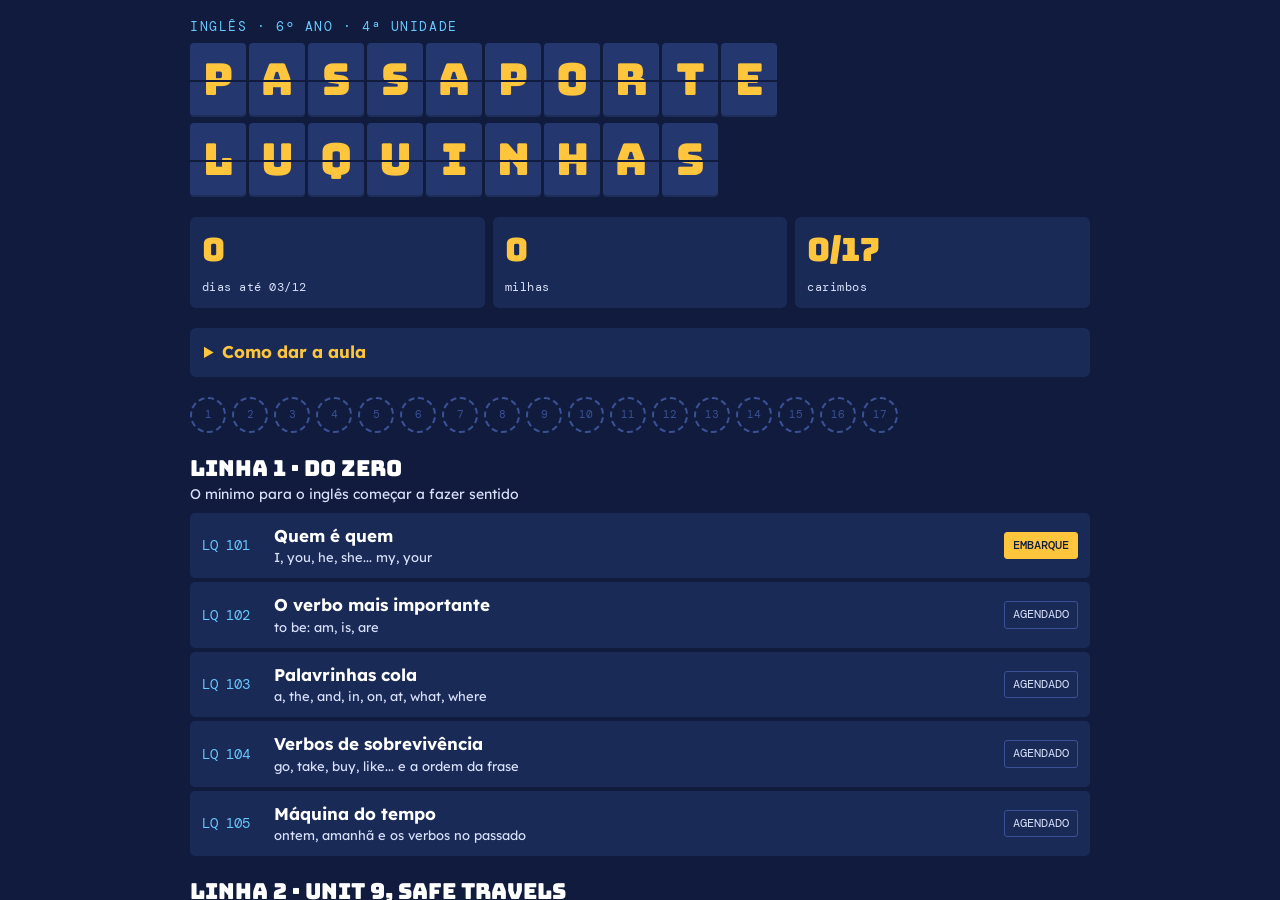
<file: passaporte/index.html>
<!doctype html>
<html lang="pt-BR"><head><meta charset="utf-8">
<meta name="viewport" content="width=device-width,initial-scale=1,viewport-fit=cover">
<meta name="apple-mobile-web-app-capable" content="yes">
<meta name="apple-mobile-web-app-status-bar-style" content="black-translucent">
<link rel="apple-touch-icon" href="../icons/icon-192.png">
<meta name="apple-mobile-web-app-title" content="Passaporte">
<style>*,*::before,*::after{box-sizing:border-box}:root{padding-top:env(safe-area-inset-top,0px);padding-bottom:env(safe-area-inset-bottom,0px);box-sizing:border-box;height:100%}body{margin:0}img{max-width:100%}[hidden]{display:none!important}</style>
</head><body>
<title>Passaporte do Luquinhas</title>
<meta name="claude:viewport-fit-sides" content="cover">
<link rel="stylesheet" href="https://fonts.googleapis.com/css2?family=Bungee&family=Lexend:wght@400;500;700&family=DM+Mono:wght@400;500&display=swap">
<style>
/* Layout: painel de embarque de aeroporto (mapa) + cartões de embarque em papel (slides e jogos). Visual único, sem tema claro/escuro. */
:root{
  color-scheme:dark;
  --night:#101B3D; --board:#1A2A57; --flap:#24386F; --line:#3A5196;
  --amber:#FFC53D; --coral:#FF6F59; --sky:#67C9FF; --mint:#43DDA0;
  --paper:#FFF8E7; --paper2:#F3E7CB; --ink:#16214A; --muted:#5B6488; --onboard:#D8E0FA;
  --okbg:#D2F6E6; --okink:#0B6245; --badbg:#FFDDD6; --badink:#A32A17;
  --display:"Bungee","Arial Black",Impact,sans-serif;
  --body:"Lexend","Trebuchet MS",Verdana,sans-serif;
  --mono:"DM Mono",ui-monospace,Menlo,Consolas,monospace;
}
html,body{height:100%}
body{background:var(--night);color:var(--onboard);font-family:var(--body);font-size:17px;line-height:1.45}
button{font:inherit;color:inherit;cursor:pointer;border:0;background:none}
button:disabled{cursor:not-allowed;opacity:.45}
:focus-visible{outline:3px solid var(--amber);outline-offset:2px}
#app{height:100%;display:flex;flex-direction:column;min-height:0}
.scroll{flex:1;min-height:0;overflow-y:auto;padding-left:max(16px,env(safe-area-inset-left,0px));padding-right:max(16px,env(safe-area-inset-right,0px));padding-block:18px 28px}
.wrap{max-width:900px;margin-inline:auto;display:flex;flex-direction:column;gap:20px}

/* painel */
.flaps{display:flex;flex-wrap:wrap;gap:3px}
.flap{font-family:var(--display);color:var(--amber);background:var(--flap);width:clamp(27px,7.4vw,56px);height:clamp(38px,10vw,74px);display:grid;place-items:center;font-size:clamp(20px,6vw,44px);border-radius:4px;position:relative;box-shadow:inset 0 -2px 0 #0003}
.flap::after{content:"";position:absolute;inset:50% 0 auto;height:2px;background:var(--night)}
.flap.sp{background:none;box-shadow:none;width:clamp(8px,2vw,16px)}.flap.sp::after{display:none}
.flap{animation:flip .5s both;animation-delay:calc(var(--i)*35ms)}
@keyframes flip{from{transform:rotateX(85deg)}to{transform:none}}
.hero{display:flex;flex-direction:column;gap:6px}
.eyebrow{font-family:var(--mono);letter-spacing:.12em;text-transform:uppercase;font-size:13px;color:var(--sky)}
.stats{display:grid;grid-template-columns:repeat(3,1fr);gap:8px}
.stat{background:var(--board);padding:10px 12px;border-radius:6px;min-width:0}
.stat b{display:block;font-family:var(--display);font-weight:400;font-size:clamp(22px,5vw,32px);color:var(--amber);font-variant-numeric:tabular-nums}
.stat span{font-family:var(--mono);font-size:12px;letter-spacing:.04em}
.howto{background:var(--board);border-radius:6px;padding:0 14px}
.howto summary{cursor:pointer;padding:12px 0;font-weight:700;color:var(--amber)}
.howto ol{margin:0 0 14px;padding-left:20px;display:grid;gap:6px}
.line h2{font-family:var(--display);font-weight:400;font-size:clamp(17px,4vw,22px);color:#fff;margin:0;text-wrap:balance}
.line p{margin:0 0 8px;font-size:14px}
.rows{display:grid;gap:4px}
.row{display:grid;grid-template-columns:62px minmax(0,1fr) auto;gap:10px;align-items:center;text-align:left;background:var(--board);padding:11px 12px;border-radius:5px;min-height:58px}
.row:hover{background:var(--flap)}
.row .code{font-family:var(--mono);color:var(--sky);font-size:14px}
.row .dest{font-weight:700;color:#fff;min-width:0}
.row .dest small{display:block;font-weight:400;color:var(--onboard);font-size:13px}
.st{font-family:var(--mono);font-size:12px;padding:4px 8px;border-radius:3px;white-space:nowrap;color:var(--onboard);border:1px solid var(--line)}
.st.next{background:var(--amber);color:var(--night);border-color:var(--amber);font-weight:500;animation:blink 1.4s infinite}
.st.done{background:none;color:var(--mint);border-color:var(--mint)}
@keyframes blink{50%{opacity:.6}}
.extras{display:grid;grid-template-columns:repeat(2,minmax(0,1fr));gap:8px}
.extra{background:var(--flap);border-radius:6px;padding:14px;text-align:left;min-height:88px;display:flex;flex-direction:column;gap:2px}
.extra.big{grid-column:1/-1;background:var(--coral);color:var(--night)}
.extra b{font-family:var(--display);font-weight:400;font-size:18px;color:#fff}
.extra.big b{color:var(--night);font-size:22px}
.extra span{font-size:14px}
.reset{font-size:13px;color:var(--onboard);text-decoration:underline;align-self:center;padding:8px}

/* barra da aula */
.top{display:flex;align-items:center;gap:8px;padding-block:8px;padding-left:max(12px,env(safe-area-inset-left,0px));padding-right:max(12px,env(safe-area-inset-right,0px));background:var(--board)}
.top .ttl{flex:1;min-width:0;font-weight:700;color:#fff;white-space:nowrap;overflow:hidden;text-overflow:ellipsis}
.top .ttl small{font-family:var(--mono);font-weight:400;color:var(--sky);margin-right:6px}
.ico{min-height:40px;min-width:40px;padding:0 10px;border-radius:5px;background:var(--flap);color:#fff;font-size:14px;white-space:nowrap}
.ico[aria-pressed="false"]{opacity:.6}
.miles{font-family:var(--mono);color:var(--amber);font-size:14px;white-space:nowrap}
.bottom{display:flex;align-items:center;gap:10px;padding-block:8px;padding-left:max(12px,env(safe-area-inset-left,0px));padding-right:max(12px,env(safe-area-inset-right,0px));background:var(--board)}
.nav{min-height:46px;padding:0 16px;border-radius:6px;font-weight:700;background:var(--flap);color:#fff}
.nav.go{background:var(--amber);color:var(--night)}
.route{flex:1;min-width:0;height:24px;position:relative}
.route::before{content:"";position:absolute;left:0;right:0;top:50%;border-top:2px dashed var(--line)}
.plane{position:absolute;top:0;font-size:18px;line-height:24px;transform:translateX(-50%);transition:left .35s}

/* cartão */
.pass{background:var(--paper);color:var(--ink);border-radius:12px;display:flex;flex-direction:column;min-width:0}
.stub{display:flex;justify-content:space-between;gap:10px;font-family:var(--mono);font-size:12px;letter-spacing:.08em;text-transform:uppercase;color:var(--muted);padding:12px 20px;border-bottom:2px dashed var(--paper2)}
.body{padding:20px;display:flex;flex-direction:column;gap:16px;min-width:0}
.body h1{font-family:var(--display);font-weight:400;font-size:clamp(24px,5.2vw,40px);line-height:1.1;margin:0;color:var(--ink);text-wrap:balance}
.body p{margin:0;max-width:62ch;font-size:clamp(17px,2.6vw,21px)}
.body ul.big{margin:0;padding-left:22px;display:grid;gap:8px;font-size:clamp(17px,2.6vw,21px)}
mark{background:var(--amber);color:var(--ink);padding:0 4px;border-radius:3px}
.note{background:var(--board);border-left:4px solid var(--amber);padding:10px 14px;border-radius:4px;font-size:15px}
.note b{color:var(--amber);font-family:var(--mono);font-weight:500;margin-right:6px}

.formula{display:flex;flex-wrap:wrap;gap:6px}
.chip{display:flex;flex-direction:column;align-items:center;padding:8px 14px;border-radius:7px;font-weight:700;font-size:clamp(18px,3.4vw,27px);color:var(--ink)}
.chip small{font-family:var(--mono);font-weight:400;font-size:11px;letter-spacing:.04em}
.c-s{background:var(--sky)}.c-v{background:var(--coral)}.c-c{background:var(--mint)}.c-h{background:var(--amber)}.c-q{background:#D3B6FF}
.ex{display:grid;gap:6px}
.exrow{display:grid;grid-template-columns:44px minmax(0,1fr);gap:10px;align-items:center;text-align:left;background:var(--paper2);padding:8px 12px 8px 8px;border-radius:7px;color:var(--ink)}
.exrow .sp{width:40px;height:40px;border-radius:50%;background:var(--ink);color:var(--paper);display:grid;place-items:center;font-size:14px}
.exrow .en{font-weight:700;font-size:clamp(17px,2.8vw,22px)}
.exrow .pt{font-size:15px;color:var(--muted)}
.tbl{overflow-x:auto}
.tbl table{border-collapse:collapse;width:100%;font-size:clamp(15px,2.4vw,19px)}
.tbl th{text-align:left;background:var(--ink);color:var(--paper);font-family:var(--mono);font-weight:400;font-size:13px;padding:7px 10px}
.tbl td{padding:7px 10px;border-bottom:1px solid var(--paper2)}

.cards{display:grid;grid-template-columns:repeat(auto-fill,minmax(150px,1fr));gap:8px}
.card{background:var(--paper2);color:var(--ink);border-radius:8px;padding:10px;min-height:128px;display:flex;flex-direction:column;align-items:center;justify-content:center;gap:1px;text-align:center}
.card:hover{background:#ecdcb7}
.card .pic{font-size:34px;line-height:1.2}
.card .w{font-weight:700;font-size:20px;line-height:1.15}
.card .pr{font-family:var(--mono);font-size:13px;color:var(--muted)}
.card .tr{font-size:15px;font-weight:700;color:var(--okink);min-height:22px}
.card:not(.open) .tr{color:var(--muted);font-weight:400}
.count{font-family:var(--mono);font-size:13px;color:var(--muted)}

/* jogo */
.score{display:flex;align-items:center;justify-content:space-between;gap:10px;font-family:var(--mono);font-size:14px;color:var(--ink);background:var(--paper2);padding:8px 12px;border-radius:7px}
.score b{font-family:var(--display);font-weight:400;font-size:22px}
.bar{height:8px;background:var(--paper2);border-radius:4px;overflow:hidden}
.bar i{display:block;height:100%;background:var(--coral);transition:width .3s}
.prompt{font-size:clamp(20px,3.6vw,30px);font-weight:700;line-height:1.25;text-wrap:balance}
.passage{background:var(--paper2);padding:12px 14px;border-radius:7px;font-size:17px;line-height:1.55}
.opts{display:grid;grid-template-columns:repeat(2,minmax(0,1fr));gap:8px}
.opt{background:var(--ink);color:var(--paper);min-height:62px;padding:10px;border-radius:8px;font-weight:700;font-size:clamp(16px,2.8vw,21px);overflow-wrap:anywhere}
.opt.ok{background:var(--mint);color:var(--ink)}.opt.bad{background:var(--coral);color:var(--ink)}
.opt:disabled{opacity:1}.opt.dim{opacity:.4}
.slot{min-height:64px;background:var(--paper2);border-radius:8px;padding:8px;display:flex;flex-wrap:wrap;gap:6px;align-items:center}
.slot:empty::before{content:"Toque nas palavras na ordem certa";color:var(--muted);font-size:15px;padding-left:6px}
.tiles{display:flex;flex-wrap:wrap;gap:6px;justify-content:center}
.tile{background:var(--ink);color:var(--paper);min-height:48px;min-width:44px;padding:0 14px;border-radius:7px;font-weight:700;font-size:clamp(17px,2.8vw,22px)}
.slot .tile{background:var(--sky);color:var(--ink)}
.tile.used{visibility:hidden}
.act{align-self:center;min-height:52px;padding:0 30px;border-radius:8px;font-weight:700;background:var(--coral);color:var(--ink);font-size:18px}
.ptline{font-size:clamp(19px,3.2vw,26px);font-weight:700}
.fb{padding:12px 14px;border-radius:8px;font-size:17px;display:grid;gap:8px}
.fb.ok{background:var(--okbg);color:var(--okink)}.fb.bad{background:var(--badbg);color:var(--badink)}
.fb .act{justify-self:end;background:var(--ink);color:var(--paper)}
.pair{display:grid;grid-template-columns:repeat(2,minmax(0,1fr));gap:8px}
.pair>div{display:grid;gap:6px;align-content:start}
.pairb{background:var(--paper2);color:var(--ink);min-height:54px;padding:6px 8px;border-radius:7px;font-weight:700;font-size:clamp(15px,2.6vw,19px);overflow-wrap:anywhere}
.pairb.sel{background:var(--amber)}.pairb.hit{background:var(--okbg);color:var(--okink);opacity:.65}.pairb.miss{background:var(--coral)}
.bigword{font-family:var(--display);font-size:clamp(34px,9vw,64px);text-align:center;line-height:1.1;overflow-wrap:anywhere}
.listen{align-self:center;width:112px;height:112px;border-radius:50%;background:var(--coral);color:var(--ink);font-weight:700;font-size:16px}
.link{align-self:center;color:var(--muted);text-decoration:underline;font-size:14px;padding:6px}
.saybtns{display:flex;flex-wrap:wrap;gap:8px;justify-content:center}
.saybtns .act.alt{background:var(--paper2)}

/* resultado */
.result{align-items:center;text-align:center}
.stamp{width:190px;height:190px;border:5px double var(--coral);color:var(--coral);border-radius:50%;display:flex;flex-direction:column;align-items:center;justify-content:center;gap:2px;transform:rotate(-11deg);font-family:var(--display);font-size:20px;line-height:1.05;padding:18px;animation:stamp .4s both}
.stamp small{font-family:var(--mono);font-size:11px}
@keyframes stamp{from{transform:rotate(-11deg) scale(2.2);opacity:0}to{transform:rotate(-11deg) scale(1)}}
.stars{font-size:38px;color:var(--amber);letter-spacing:6px;-webkit-text-stroke:1px var(--ink)}
.grade{font-family:var(--display);font-size:72px;line-height:1}
.review{width:100%;text-align:left;display:grid;gap:6px}
.review div{background:var(--badbg);color:var(--badink);padding:8px 12px;border-radius:7px;font-size:15px}
.mini{display:flex;flex-wrap:wrap;gap:6px}
.mini span{width:36px;height:36px;border-radius:50%;border:2px dashed var(--line);display:grid;place-items:center;font-family:var(--mono);font-size:11px;color:var(--line)}
.mini span.on{border:2px solid var(--coral);color:var(--coral);transform:rotate(-8deg)}
.search{width:100%;background:var(--paper2);border:0;color:var(--ink);padding:12px;font:inherit;border-radius:7px}
.timer{height:14px;background:var(--paper2);border-radius:7px;overflow:hidden}
.timer i{display:block;height:100%;background:var(--coral)}
.toast{position:fixed;left:50%;bottom:calc(84px + env(safe-area-inset-bottom,0px));transform:translateX(-50%);background:var(--amber);color:var(--night);padding:10px 16px;border-radius:7px;font-size:15px;max-width:min(92vw,520px);z-index:9}
@media(max-width:520px){.hideS{display:none}.body{padding:16px}.stub{padding:10px 16px}.cards{grid-template-columns:repeat(2,minmax(0,1fr))}.row{grid-template-columns:50px minmax(0,1fr) auto;gap:8px}.nav{padding:0 12px}}
@media(prefers-reduced-motion:reduce){*{animation:none!important;transition:none!important}}
</style>
<div id="app"></div>
<script>
const q=(p,a,o,tip)=>({k:"q",p,a,o,tip});
const ord=(pt,s,x,tip)=>({k:"o",pt,s,x:x||[],tip});
const spell=(pt,w)=>({k:"o",pt,s:w,letters:true,x:[]});
const lis=(w,a,o)=>({k:"l",w,a,o});
const pairs=(...p)=>({k:"m",p});
const say=(en,pt)=>({k:"s",en,pt});
const talk=(h,p,note,list)=>({t:"talk",h,p,note,list});
const rule=(h,f,p,ex,note,table)=>({t:"rule",h,f,p,ex,note,table});
const words=(h,w,note)=>({t:"words",h,w,note});
const game=(h,items,note)=>({t:"game",h,items,note});

const LINES=[
{id:"base",name:"Linha 1 · Do zero",sub:"O mínimo para o inglês começar a fazer sentido"},
{id:"u9",name:"Linha 2 · Unit 9, Safe Travels",sub:"Viagens e perguntas no passado"},
{id:"u10",name:"Linha 3 · Unit 10, A World of Adventures",sub:"Acampamento, aventuras e planos para o futuro"}
];

const PHASES=[
{id:"p1",line:"base",code:"LQ 101",name:"Quem é quem",sub:"I, you, he, she... my, your",slides:[
 talk("Inglês tem menos regra do que parece",["Hoje a gente começa do zero. Ninguém vai rir de errar."],"Combine o jogo: cada erro dele dá 1 ponto para você. Ele ganha a fase se fizer mais pontos que você. Leia em voz alta com ele.",["O verbo quase não muda. Em português temos eu vou, tu vais, nós vamos. Em inglês é quase sempre **go**.","A ordem é sempre a mesma: **quem + ação + o resto**.","Inglês se aprende falando alto. Vamos repetir tudo."]),
 words("Quem faz a ação",[["🙋","I","ái","eu"],["👉","you","iú","você / vocês"],["👦","he","rrí","ele"],["👧","she","chí","ela"],["🐶","it","it","coisa ou animal"],["👨‍👩‍👧","we","uí","nós"],["👥","they","dêi","eles / elas"]],"Toque em cada cartão. Ele tenta adivinhar antes de abrir, depois repete o som. O I é sempre maiúsculo."),
 rule("De quem é?",[["my","meu/minha","s"],["your","seu/sua","s"],["his","dele","s"],["her","dela","s"],["our","nosso","s"],["their","deles","s"]],"Essas palavras vêm sempre antes da coisa. E não mudam no plural: my friend, my friends.",[["My name is Luquinhas.","Meu nome é Luquinhas."],["Where is your bag?","Onde está a sua bolsa?"],["Her dad is here.","O pai dela está aqui."],["Their dog is happy.","O cachorro deles está feliz."]],"Aponte para objetos da sala: my phone, your shoe, her bag. Faça ele apontar e dizer também."),
 game("Jogo: quem é quem",[pairs(["I","eu"],["you","você"],["he","ele"],["she","ela"],["we","nós"],["they","eles"]),q("Como se diz ELA em inglês?","she",["he","it","we"],"He é ele. She é ela."),q("Pedro e Ana. Qual palavra substitui os dois?","they",["he","we","it"],"Eles dois = they."),q("The dog (o cachorro). Qual palavra usamos?","it",["I","we","she"],"Coisa ou animal = it."),q("Eu e minha mãe. Qual palavra usamos?","we",["they","you","he"],"Eu + outra pessoa = we (nós)."),q("A família DELES:","their family",["my family","her family","your family"],"Their = deles."),q("O livro DELA:","her book",["his book","my book","our book"],"Her = dela. His = dele."),lis("they","eles / elas",["ele","nós","você"]),say("My name is Luquinhas.","Meu nome é Luquinhas."),say("She is my friend.","Ela é minha amiga.")],"Se ele errar, leia a explicação junto. A questão errada volta no fim da rodada.")
]},
{id:"p2",line:"base",code:"LQ 102",name:"O verbo mais importante",sub:"to be: am, is, are",slides:[
 talk("To be significa ser e estar",["Em inglês, ser e estar são uma palavra só. Ela aparece em quase toda frase."],"Dê um exemplo em português: eu sou alto, eu estou cansado. Em inglês os dois usam am.",["Ela tem três formas no presente: **am**, **is** e **are**.","Saber qual usar depende só de quem faz a ação."]),
 rule("Qual usar?",[],"Decore esta tabela. Se souber ela, metade da prova fica mais fácil.",[["I am happy.","Eu estou feliz."],["She is my friend.","Ela é minha amiga."],["We are at school.","Nós estamos na escola."]],"Tampe a tabela com a mão e pergunte: he? we? I? they? Ele responde am, is ou are. Repita até sair rápido.",{h:["Quem","to be","Forma curta"],r:[["I","am","I'm"],["he / she / it","is","he's / she's / it's"],["you / we / they","are","you're / we're / they're"]]}),
 rule("Negar e perguntar",[["Are","to be","h"],["you","quem","s"],["happy?","o resto","c"]],"Para perguntar, o verbo vai para a frente. Para negar, coloque not depois dele.",[["Is he tired?","Ele está cansado?"],["Yes, he is.","Sim, ele está."],["I am not hungry.","Eu não estou com fome."],["They aren't here.","Eles não estão aqui."]],"Lembre: isn't = is not; aren't = are not. Faça 3 perguntas reais para ele: Are you hungry? Are you happy? Is your mom at home?"),
 game("Jogo: am, is ou are?",[q("I ___ happy.","am",["is","are","be"],"I combina só com am."),q("She ___ my friend.","is",["am","are","be"],"He, she, it usam is."),q("They ___ at school.","are",["am","is","be"],"You, we, they usam are."),q("My dog ___ hungry.","is",["am","are","be"],"My dog = it. Então usa is."),q("My friends ___ here.","are",["is","am","be"],"My friends = they. Então usa are."),q("Pergunta certa:","Are you tired?",["You are tired?","Is you tired?","Am you tired?"],"Na pergunta, o to be vem primeiro."),q("Como negar? He ___ tired.","isn't",["aren't","not","don't"],"Is + not = isn't."),ord("Eu estou feliz.","I am happy.",["is"]),ord("Ele é meu amigo?","Is he my friend?",["are"]),say("I am happy.","Eu estou feliz."),say("Are you tired?","Você está cansado?")])
]},
{id:"p3",line:"base",code:"LQ 103",name:"Palavrinhas cola",sub:"a, the, and, in, on, at, what, where",slides:[
 words("Colam as frases",[["1️⃣","a / an","â / én","um, uma"],["👆","the","dâ","o, a, os, as"],["➕","and","énd","e"],["✋","but","bât","mas"],["❓","because","bicóz","porque"],["➡️","so","sôu","então"],["💪","very","véri","muito"],["🎒","with","uíth","com"],["🚫","not","nót","não"]],"Palavras pequenas aparecem em toda frase e a prova cobra. Abra e repita. An entra antes de som de vogal: an apple, a bus."),
 rule("Onde? in, on, at, to",[],"Essas quatro aparecem muito nas Units 9 e 10.",[["He is in the tent.","Ele está na barraca."],["I go to school on foot.","Eu vou para a escola a pé."],["She is at the airport.","Ela está no aeroporto."],["We went to Brasília.","Nós fomos para Brasília."]],"Em on foot e on vacation não adianta pensar em português. Grave como pedaço pronto.",{h:["Palavra","Ideia","Exemplo"],r:[["in","dentro","in the forest"],["on","em cima / expressões","on foot, on vacation"],["at","em um ponto / horário","at the airport, at 7 a.m."],["to","para","to Brasília"]]}),
 words("Palavras de pergunta",[["🟦","what","uót","o que / qual"],["📍","where","uér","onde"],["📅","when","uén","quando"],["🤔","why","uái","por quê"],["🔧","how","ráu","como"],["🧑","who","rrú","quem"]],"Essas 6 são a base da Unit 9. Peça para ele criar um gesto para cada uma. How old = quantos anos; how long = quanto tempo."),
 game("Jogo: as palavrinhas",[pairs(["what","o que"],["where","onde"],["when","quando"],["why","por quê"],["how","como"],["who","quem"]),q("___ apple (uma maçã)","an",["a","the","at"],"Apple começa com som de vogal: an."),q("___ bus (um ônibus)","a",["an","in","on"],"Bus começa com som de consoante: a."),q("She is ___ the airport.","at",["on","to","with"],"Em um ponto ou local: at the airport."),q("I go to school ___ foot.","on",["in","at","to"],"A pé = on foot."),q("We went ___ Brasília.","to",["on","at","with"],"Direção: to."),q("Qual palavra pergunta ONDE?","where",["when","what","who"],"Where = onde; when = quando."),q("Qual palavra pergunta POR QUÊ?","why",["who","how","what"],"Why = por quê."),lis("because","porque",["mas","com","muito"]),ord("Ela está com a minha família.","She is with my family.",["at"]),say("Where is the bus?","Onde está o ônibus?")])
]},
{id:"p4",line:"base",code:"LQ 104",name:"Verbos de sobrevivência",sub:"go, take, buy, like... e a ordem da frase",slides:[
 words("Verbos que mais caem",[["🚶","go","gôu","ir"],["🚌","take","têik","pegar (transporte), levar"],["🤲","get","guét","pegar, conseguir"],["🛒","buy","bái","comprar"],["🏨","stay","stêi","ficar, hospedar-se"],["🧳","carry","kéri","carregar"],["🍕","eat","ít","comer"],["🫴","have","rrév","ter"],["👀","see","sí","ver"],["😴","sleep","slíp","dormir"],["🥾","walk","uók","caminhar"],["📚","learn","lârn","aprender"]],"Faça mímica: você imita e ele diz o verbo. Depois troque."),
 words("Querer, gostar, precisar",[["🙏","want","uónt","querer"],["❤️","like","láik","gostar"],["🎒","need","níd","precisar"],["🏛️","visit","vízit","visitar"],["🎾","play","plêi","jogar, brincar"],["🎬","watch","uótch","assistir"]],"Treine com I like... I want... I need... usando coisas de que ele gosta de verdade."),
 rule("A fórmula da frase",[["I","quem","s"],["take","ação","v"],["a bus","o resto","c"]],"No presente, o verbo só ganha um s com he, she e it.",[["I like pizza.","Eu gosto de pizza."],["He likes pizza.","Ele gosta de pizza."],["We go to school on foot.","Nós vamos para a escola a pé."],["They buy a ticket.","Eles compram uma passagem."]],"Mostre a diferença entre I like e He likes. Peça uma frase verdadeira sobre ele e outra sobre um amigo."),
 rule("Do e don't: os ajudantes",[["Do","ajudante","h"],["you","quem","s"],["like","ação","v"],["pizza?","o resto","c"]],"Esta é a ideia mais importante antes do passado: a pergunta precisa de um ajudante, e o verbo fica puro.",[["Do you like dogs?","Você gosta de cachorros?"],["Yes, I do.","Sim, gosto."],["I don't like fish.","Eu não gosto de peixe."],["Does she eat meat?","Ela come carne?"]],"Em português só mudamos a entonação. Em inglês precisa do Do. Com he, she, it o ajudante é Does. Na Unit 9 ele será trocado por Did."),
 game("Jogo: monta frase",[pairs(["go","ir"],["buy","comprar"],["stay","ficar"],["carry","carregar"],["eat","comer"],["see","ver"]),ord("Eu pego um ônibus.","I take a bus."),ord("Nós compramos uma passagem.","We buy a ticket.",["buys"]),ord("Ela gosta de pizza.","She likes pizza.",["like"]),ord("Você gosta de cachorros?","Do you like dogs?",["Does"]),q("He ___ pizza.","likes",["like","liking","to like"],"He, she, it: verbo com s."),q("___ you like fish?","Do",["Are","Does","Is"],"Você: Do you..."),q("I ___ like fish.","don't",["doesn't","isn't","am not"],"I + don't + verbo."),lis("carry","carregar",["comprar","dormir","ver"]),say("I like pizza.","Eu gosto de pizza."),say("Do you like dogs?","Você gosta de cachorros?")])
]},
{id:"p5",line:"base",code:"LQ 105",name:"Máquina do tempo",sub:"ontem, amanhã e os verbos no passado",slides:[
 words("Palavras que dizem o tempo",[["⬅️","yesterday","iésterdei","ontem"],["⏪","last week","lést uík","semana passada"],["⏮️","last year","lést iâr","ano passado"],["⌛","ago","agôu","atrás"],["📍","today","tudêi","hoje"],["▶️","now","náu","agora"],["➡️","tomorrow","tumórou","amanhã"],["⏩","next week","nékst uík","semana que vem"],["☀️","this summer","dís sâmer","neste verão"]],"Estas palavras avisam o tempo da frase. Viu yesterday ou last, é passado. Viu tomorrow ou next, é futuro."),
 rule("Passado regular: coloque -ed",[["walk","verbo","v"],["+ ed","passado","h"],["walked","pronto","c"]],"No passado, a forma é igual para todo mundo: I walked, she walked, they walked.",[["I stayed at a hotel.","Eu fiquei em um hotel."],["She walked in the forest.","Ela caminhou na floresta."],["We visited a museum.","Nós visitamos um museu."],["They learned English.","Eles aprenderam inglês."]],"Mostre que muda menos que em português: eu fiquei, nós ficamos, eles ficaram. Em inglês é tudo stayed."),
 rule("Os irregulares: têm que decorar",[],"Esses mudam de forma. São poucos e os mais cobrados da Unit 9.",[["We went to Jordan.","Nós fomos para a Jordânia."],["I took a plane.","Eu peguei um avião."],["He ate the cake.","Ele comeu o bolo."]],"Faça em duplas: você fala go, ele responde went. Depois invertam. Essa parte precisa ser repetida em todas as aulas.",{h:["Presente","Passado","Português"],r:[["go","went","foi"],["take","took","pegou"],["get","got","pegou/conseguiu"],["buy","bought","comprou"],["eat","ate","comeu"],["have","had","teve"],["see","saw","viu"],["do","did","fez"],["sleep","slept","dormiu"],["am / is","was","era/estava"],["are","were","eram/estavam"]]}),
 rule("Negar no passado: didn't",[["I","quem","s"],["didn't","ajudante","h"],["go","verbo puro","v"]],"Com didn't, o verbo volta para a forma pura. O passado já está no didn't.",[["I didn't go to school.","Eu não fui à escola."],["She didn't eat the cake.","Ela não comeu o bolo."],["We weren't tired.","Nós não estávamos cansados."]],"Erro número 1: I didn't went. Faça ele dizer por que está errado."),
 game("Jogo: pega o passado",[pairs(["go","went"],["take","took"],["buy","bought"],["eat","ate"],["see","saw"],["have","had"]),q("Yesterday I ___ to the market.","went",["go","goes","going"],"Yesterday = passado. Go vira went."),q("She ___ at a hotel last week.","stayed",["stay","stays","staying"],"Verbo regular: -ed."),q("We ___ a plane last year.","took",["take","taked","takes"],"Take é irregular: took."),q("I ___ happy yesterday.","was",["were","am","is"],"I + passado de to be = was."),q("They ___ tired yesterday.","were",["was","are","is"],"They + passado de to be = were."),q("Tempo certo: next week é...","futuro",["passado","presente","ontem"],"Next = próximo. É futuro."),q("Frase correta:","I didn't go.",["I didn't went.","I don't went.","I not went."],"Depois de didn't, verbo puro."),ord("Nós comemos o bolo ontem.","We ate the cake yesterday.",["eat"]),ord("Eu não comprei uma passagem.","I didn't buy a ticket.",["bought"]),lis("yesterday","ontem",["amanhã","hoje","agora"]),say("I went to school yesterday.","Eu fui à escola ontem.")])
]},
{id:"p6",line:"u9",code:"U9 201",name:"Transportes e viagem",sub:"airport, train, ticket, luggage",slides:[
 words("Na viagem",[["🛫","airport","érport","aeroporto"],["🚆","train","trêin","trem"],["🚌","bus","bâs","ônibus"],["✈️","plane","plêin","avião"],["🛳️","boat","bôut","barco"],["🎟️","ticket","tíkit","passagem, bilhete"],["🏨","hotel","rrotél","hotel"],["👣","foot","fut","pé"],["🧳","luggage","lâguidj","bagagem"],["🗺️","tour","túr","passeio guiado"]],"Abra todas, repita. O livro chama coach no inglês britânico o que nos EUA é bus."),
 rule("Qual verbo vai com qual palavra?",[],"Em inglês as palavras andam em dupla. Aprenda a dupla inteira.",[["Maria went to the airport.","Maria foi ao aeroporto."],["She took a plane to Brasília.","Ela pegou um avião para Brasília."],["We always go on foot.","Nós sempre vamos a pé."],["Mark took a boat to Ireland.","Mark pegou um barco para a Irlanda."]],"Abra o livro na Unit 9, Vocabulary, exercício 2, depois deste jogo. Ele deve conseguir completar sozinho.",{h:["Verbo","Palavra","Significa"],r:[["go","to the airport","ir ao aeroporto"],["get / take","a train, a bus, a plane, a boat","pegar transporte"],["buy","a ticket","comprar passagem"],["stay at","a hotel","ficar em hotel"],["go","on foot","ir a pé"],["carry","luggage","carregar bagagem"],["get / take","a tour","fazer um passeio"]]}),
 game("Jogo: arrume a viagem",[pairs(["train","trem"],["plane","avião"],["boat","barco"],["ticket","passagem"],["luggage","bagagem"],["airport","aeroporto"]),q("We live near our school, so we always go on ___.","foot",["plane","boat","train"],"Morar perto = ir a pé: on foot."),q("You can buy a ___ online.","ticket",["hotel","foot","luggage"],"Compra-se passagem: ticket."),q("For their vacation, they often ___ at the Milton Hotel.","stay",["carry","take","buy"],"Hospedar-se = stay at."),q("Mark took a ___ to Ireland across the sea.","boat",["bus","train","foot"],"Atravessar o mar: boat."),q("When you visit Peru, you should take a ___ of Machu Picchu.","tour",["foot","luggage","ticket"],"Passeio guiado = tour."),q("She ___ her luggage. (carregar)","carries",["buys","stays","goes"],"Carry = carregar. Com she: carries."),ord("Eu vou ao aeroporto.","I go to the airport.",["on"]),ord("Nós ficamos em um hotel.","We stayed at a hotel.",["on"]),lis("luggage","bagagem",["passagem","aeroporto","barco"]),say("I came to school on foot today.","Eu vim para a escola a pé hoje."),say("On vacation, my family takes a train.","Nas férias, minha família pega um trem.")])
]},
{id:"p7",line:"u9",code:"U9 202",name:"Did you...?",sub:"Perguntas de sim ou não no passado",slides:[
 rule("Did: o ajudante do passado",[["Did","ajudante","h"],["you","quem","s"],["take","verbo puro","v"],["a bus?","o resto","c"]],"Do virou Did. E agora o verbo não muda mais: o Did já mostra que é passado.",[["Did you take a lot of bags?","Você levou muitas malas?"],["No, I didn't.","Não, não levei."],["Did he go with his family?","Ele foi com a família?"],["Yes, he did.","Sim, foi."]],"Esse é o conteúdo central da Unit 9. Reforce: Did + quem + verbo puro."),
 rule("Com to be não existe Did",[["Were","to be","h"],["you","quem","s"],["worried?","o resto","c"]],"Se a frase usa was ou were, o próprio to be vai para a frente.",[["Were you worried about the weather?","Você estava preocupado com o clima?"],["Yes, I was.","Sim, estava."],["Was it hot?","Estava quente?"],["No, it wasn't.","Não, não estava."]],"Faça ele separar: tem ação (ir, comer, comprar)? Usa Did. É ser ou estar? Usa Was ou Were.",null),
 rule("O erro que o livro avisa",[],"Confira sempre o verbo depois do Did.",[["Did you stay in hotels?","Você ficou em hotéis? (certo)"],["Did you see the camels?","Você viu os camelos? (certo)"]],"Mostre o erro na tela: Do you stayed está errado, Did you stayed também. O certo é Did you stay.",{h:["Errado","Certo"],r:[["Do you stayed in hotels?","Did you stay in hotels?"],["Did you went?","Did you go?"],["Did you were happy?","Were you happy?"]]}),
 game("Jogo: Did ou Were?",[q("___ you take a plane?","Did",["Were","Do","Was"],"Take é ação. Passado: Did."),q("___ you worried?","Were",["Did","Do","Was"],"Worried não é ação. You + passado de to be: Were."),q("___ he tired?","Was",["Were","Did","Do"],"He + passado de to be: Was."),q("Did you ___ new friends?","make",["made","makes","making"],"Depois de Did, verbo puro."),q("Pergunta certa:","Did they go hiking?",["Did they went hiking?","Do they went hiking?","Were they go hiking?"],"Did + they + go."),q("Did you see the camels? Yes, I ___.","did",["do","saw","was"],"Resposta curta repete o ajudante."),q("Were you ready? No, I ___.","wasn't",["didn't","weren't","don't"],"Para I, o passado de to be é was: wasn't."),ord("O cachorro dormiu na barraca?","Did the dog sleep in the tent?",["slept"],"Depois de Did, verbo puro: sleep."),ord("Eles estavam com frio à noite?","Were they cold at night?",["Did"]),ord("Eles foram fazer trilha?","Did they go hiking?",["went"]),ord("Ele viajou sozinho?","Did he travel alone?"),ord("Ele esperou muito tempo?","Did he wait a long time?",["waited"]),say("Did you go with other people?","Você foi com outras pessoas?"),say("Yes, I did. No, I didn't.","Sim, fui. Não, não fui.")],"As frases de montar vêm do livro: Language Toolkit, exercício 3. Depois, peça para ele fazer o exercício 4 sem ajuda.")
]},
{id:"p8",line:"u9",code:"U9 203",name:"Como você se sente?",sub:"afraid, angry, bored, excited...",slides:[
 words("Sentimentos",[["😱","afraid","afrêid","com medo"],["😡","angry","éngri","com raiva"],["😑","bored","bórd","entediado"],["🤩","excited","eksáitid","animado"],["😟","worried","uârid","preocupado"],["😀","happy","réppi","feliz"],["🍽️","hungry","rângri","com fome"],["🥱","tired","táierd","cansado"]],"Mímica: você faz a cara e ele diz a palavra. Essas 8 aparecem na prova. Cuidado: hungry (fome) é diferente de angry (raiva)."),
 rule("Sentimento precisa de to be",[["She","quem","s"],["was","to be","h"],["afraid.","sentimento","c"]],"Junte o que já aprendeu. Atenção: em inglês não se tem fome, se está com fome.",[["I am tired.","Eu estou cansado."],["The team is excited.","O time está animado."],["George was hungry.","George estava com fome."],["Were you bored?","Você estava entediado?"]],"Pergunte como ele se sente em cada situação: na prova de Matemática, jogando bola, sem Wi-Fi."),
 game("Jogo: cara e palavra",[pairs(["afraid","com medo"],["angry","com raiva"],["bored","entediado"],["excited","animado"],["worried","preocupado"],["tired","cansado"],["hungry","com fome"],["happy","feliz"]),q("The team won the game! They are ___.","excited",["bored","worried","hungry"],"Ganhou: animados."),q("He didn't eat breakfast. He is ___.","hungry",["angry","afraid","bored"],"Sem café da manhã: com fome."),q("The baby wants to sleep. She is ___.","tired",["excited","hungry","angry"],"Quer dormir: cansada."),q("She forgot to do her homework. She is ___.","worried",["happy","bored","excited"],"Esqueceu a tarefa: preocupada."),q("The little cat doesn't like the big dog. It is ___.","afraid",["hungry","tired","bored"],"Gato pequeno, cachorro grande: com medo."),q("Her sister used her phone without asking. Maddy is ___.","angry",["happy","tired","hungry"],"Mexeram no celular dela: com raiva."),spell("entediado","bored"),spell("cansado","tired"),lis("hungry","com fome",["com raiva","com medo","cansado"]),say("I feel afraid when I talk in front of the class.","Fico com medo quando falo na frente da turma."),say("I was very happy.","Eu estava muito feliz.")])
]},
{id:"p9",line:"u9",code:"U9 204",name:"What, where, when...",sub:"Perguntas completas no passado",slides:[
 rule("Coloque a palavra de pergunta na frente",[["Where","pergunta","q"],["did","ajudante","h"],["you","quem","s"],["go?","verbo puro","v"]],"É a mesma pergunta com Did, só que começa com what, where, when, why ou how.",[["What did you learn on the trip?","O que você aprendeu na viagem?"],["When did Michelle tell you?","Quando a Michelle te contou?"],["Why did he cancel?","Por que ele cancelou?"],["How did you travel?","Como você viajou?"]],"Pegue uma pergunta de sim ou não e cole a palavra na frente: Did you go? Where did you go?"),
 rule("Com to be",[["Where","pergunta","q"],["was","to be","h"],["your first home?","quem","s"]],"Com ser ou estar, vai o was ou were logo depois da palavra de pergunta.",[["Where was your first home?","Onde foi sua primeira casa?"],["What was your favorite TV show?","Qual era seu programa favorito?"],["How old is your brother?","Quantos anos tem seu irmão?"]],"Pergunte de verdade. Where was your first home? Ele responde: It was in Recife. Troque o lugar para o que for real."),
 game("Jogo: pergunta completa",[q("___ did you go? In Jordan.","Where",["When","Who","Why"],"Resposta é lugar: where."),q("___ did you travel? By plane.","How",["What","Who","When"],"Resposta é o modo: how."),q("___ did she tell you? Yesterday.","When",["Where","What","Who"],"Resposta é tempo: when."),q("___ did he cancel? He had to go to work.","Why",["Who","Where","How"],"Resposta é motivo: why."),q("What food ___ they eat?","did",["were","was","do"],"Eat é ação: did."),q("Where ___ they?","were",["did","was","do"],"Sem verbo de ação, usa to be: were."),q("Who did they ___?","invite",["invited","invites","inviting"],"Depois de did, verbo puro."),q("Frase correta:","Where did you stay?",["Where you stayed?","Where did you stayed?","Where stayed you?"],"Erro avisado no livro."),ord("Onde foi sua primeira casa?","Where was your first home?"),ord("Quando você aprendeu a andar de bicicleta?","When did you learn to ride a bicycle?",["learned"]),ord("Como você se sentiu?","How did you feel?",["felt"]),ord("Que filme você viu na semana passada?","What movie did you see last week?",["saw"]),ord("Como você veio para a escola hoje?","How did you travel to school today?",["traveled"]),say("Where did you go?","Aonde você foi?"),say("What did you do?","O que você fez?")],"Depois, no livro: Language Toolkit wh- questions, exercícios 3 e 4.")
]},
{id:"p10",line:"u9",code:"U9 205",name:"Conte uma história",sub:"Anecdote e short story",slides:[
 talk("O que é uma anecdote?",["Anecdote é uma história curta, verdadeira e engraçada. O livro cobra as frases para contar e reagir."],"Conte uma história engraçada real sua em português. Depois vá soltando as frases em inglês na próxima tela."),
 rule("Frases para contar e reagir",[],"Essas frases estão no quadro Useful language do livro.",[["Guess what happened?","Adivinha o que aconteceu?"],["Really?","Sério?"],["Oh, no!","Ah, não!"],["Wow.","Uau."],["What did you do?","O que você fez?"],["So then...","E então..."],["That sounds terrible!","Que horror!"],["And then I...","E aí eu..."]],"Role-play. Você conta, ele reage com as frases. Depois troca."),
 rule("Colocar a história em ordem",[["At first","no começo","c"],["Then","depois","c"],["Next","em seguida","c"],["After that","depois disso","c"],["Finally","por fim","c"]],"Na redação: título, 3 ou 4 partes, essas palavras e adjetivos para dizer como as pessoas se sentiram.",[["At first, he wasn't very happy.","No começo, ele não estava muito feliz."],["Then he started to walk home.","Depois ele começou a voltar para casa."],["After that, he saw a big horse.","Depois disso, ele viu um cavalo grande."],["Finally, the man thanked Rafael.","Por fim, o homem agradeceu ao Rafael."]],"A história é a do Rafael e o cavalo, da seção Writing. Peça para ele contar em português usando as palavras em inglês para ligar as partes."),
 game("Jogo: história na ordem",[q("Anecdote é:","uma história curta, verdadeira e engraçada",["um segredo","um pedido de desculpa","uma lista de compras"],"Esse é o exercício 2 do Speaking."),q("Primeira palavra da história:","At first",["Finally","After that","Next"],"At first = no começo."),q("Última palavra da história:","Finally",["At first","Then","Next"],"Finally = por fim."),q("A: I ate the cake! B: You ate your friend's cake? ___ terrible!","That sounds",["Guess what","What did you","So then"],"Reação: That sounds terrible."),q("A: Guess what happened? B: ___","What happened?",["Thank you.","I'm so sorry.","See you."],"A resposta natural é What happened?"),q("A: She wasn't home! B: ___ What did you do?","Oh, no!",["Good idea!","Wow, great!","Thanks!"],"Notícia ruim: Oh, no!"),q("Rafael felt bored because...","he didn't have friends to hang out with",["he was very hungry","he had a new horse","he was in the mountains"],"Os amigos estavam viajando."),q("Rafael was ___ the horse.","afraid of",["angry at","happy with","bored of"],"No começo, ele teve medo."),ord("Adivinha o que aconteceu?","Guess what happened?"),ord("Por fim, ele ficou feliz.","Finally, he was happy.",["Next"]),say("Guess what happened?","Adivinha o que aconteceu?"),say("My dog ate my homework!","Meu cachorro comeu minha tarefa!")])
]},
{id:"p11",line:"u9",code:"U9 206",name:"Marina e a Apollo",sub:"Leitura e História da Unit 9",slides:[
 talk("A viagem da Marina",["Marina Flores, 13 anos, viajou com a família para a Jordânia, no Oriente Médio."],"Leia a entrevista do livro, seção Reading. Ele não precisa entender cada palavra: procure nomes, datas e palavras conhecidas.",["Foi de avião para Amã, de ônibus até uma cidade pequena, depois **a pé**.","Andou **10 dias** com um grupo de tour, 12 km por dia.","Não carregou bagagem. O grupo montava os acampamentos.","Foi fácil, mas muito quente. Sempre sentia fome.","O melhor da viagem: **ver os camelos**."]),
 rule("Viagens famosas",[],"Parte de História da Unit 9, com datas.",[["Apollo 11 landed on the moon.","A Apollo 11 pousou na Lua."],["Apollo 13 tried to go to the moon.","A Apollo 13 tentou ir à Lua."],["The astronauts landed safely in the Pacific Ocean.","Os astronautas pousaram em segurança no Oceano Pacífico."]],"Na página HISTORY, faça o exercício 1 e depois leia a entrevista da página seguinte. A foto que recebi cortou esse texto, então as respostas do exercício 4 precisam vir do livro.",{h:["Ano","O que aconteceu"],r:[["1914","Shackleton e sua equipe tentaram atravessar a Antártida"],["1953","Edmund Hillary e equipe chegaram ao topo do Everest"],["1969","Apollo 11 pousou na Lua e voltou"],["1970","Apollo 13 tentou ir à Lua"]]}),
 rule("A ordem da Apollo 13",[["Treino","1","c"],["Começa em 11/04/1970","2","h"],["Problema","3","v"],["Conserto","4","s"],["Pouso no Pacífico","5","c"]],"Primeiro treinaram, a viagem começou, houve um problema, consertaram a nave e pousaram no oceano.",[["The astronauts trained for over 1,000 hours.","Os astronautas treinaram mais de 1.000 horas."],["There was a problem with the spacecraft.","Houve um problema com a nave."],["The astronauts repaired the spacecraft.","Os astronautas consertaram a nave."]],"Faça ele repetir os cinco passos sem olhar."),
 game("Jogo: leitura rápida",[q("Where did Marina go?","Jordan",["Peru","Italy","Bahia"],"Ela foi para a Jordânia."),q("Marina walked ___.","with her family",["alone","with her dog","with her school"],"Ela viajou com a família."),q("Did she carry her luggage?","No, she didn't.",["Yes, she did.","Yes, she was.","No, she wasn't."],"Eles fizeram um tour, então não carregaram."),q("The best thing about the trip was...","seeing camels",["the food","the plane","the hotel"],"Na entrevista: seeing camels."),q("It was ___ to walk in the desert.","easy",["difficult","cold","boring"],"It was an easy hike, but the sun was very hot."),q("Mount Everest: ano","1953",["1914","1969","1970"],"Edmund Hillary, 1953."),q("Apollo 11: ano","1969",["1953","1914","1970"],"Apollo 11 chegou à Lua em 1969."),q("Shackleton: ano","1914",["1953","1969","1970"],"Shackleton, Antártida, 1914."),q("Depois do problema, os astronautas...","repaired the spacecraft",["bought a ticket","took a bus","landed on the moon"],"Apollo 13 consertou a nave e voltou."),q("Where did Apollo 13 land?","in the Pacific Ocean",["on the moon","at the airport","in the desert"],"Apollo 13 pousou no Oceano Pacífico."),say("We went on foot.","Nós fomos a pé.")])
]},
{id:"p12",line:"u10",code:"U10 301",name:"Fazendo a mala",sub:"tent, sunscreen, flashlight...",slides:[
 words("Na mochila",[["⛺","tent","tént","barraca"],["🧊","cooler","kúler","caixa térmica"],["🩹","first-aid kit","fârst-êid kit","kit de primeiros socorros"],["🦟","insect repellent","ínsect ripélent","repelente"],["🧴","sunscreen","sânscrin","protetor solar"],["🔦","flashlight","fléchlait","lanterna"],["🧳","suitcase","sútkeis","mala"],["👙","swimsuit","suímsut","maiô"],["🩳","swim trunks","suím trânks","calção de banho"],["🕶️","sunglasses","sânglésis","óculos de sol"]],"Abra e repita. Muitas palavras são juntadas: sun + screen, sun + glasses, flash + light. Isso ajuda a lembrar."),
 rule("Você precisa de quê?",[["You","quem","s"],["need","precisa","v"],["sunscreen.","coisa","c"]],"Use need e should para dizer o que levar.",[["You need a first-aid kit for a bike ride.","Você precisa de um kit de primeiros socorros para andar de bicicleta."],["Most people sleep in a tent.","A maioria das pessoas dorme em barraca."],["A flashlight can help you see in the dark.","Uma lanterna ajuda a ver no escuro."],["You should put on sunscreen.","Você deveria passar protetor solar."]],"Monte a mala: bike ride, beach barbecue, picnic in the park. Ele diz You need... para cada um."),
 game("Jogo: bota na mala",[pairs(["tent","barraca"],["cooler","caixa térmica"],["suitcase","mala"],["flashlight","lanterna"],["sunscreen","protetor solar"],["sunglasses","óculos de sol"]),spell("óculos de sol","sunglasses"),spell("barraca","tent"),spell("maiô","swimsuit"),spell("repelente (a segunda palavra)","repellent"),q("It's sunny, so he's wearing a T-shirt and ___.","sunglasses",["a tent","a flashlight","a cooler"],"Sol: óculos de sol."),q("When people travel, they carry their things in a ___.","suitcase",["tent","cooler","swimsuit"],"Mala = suitcase."),q("A ___ can help you see in the dark.","flashlight",["sunscreen","suitcase","swimsuit"],"Lanterna."),q("You can put food and drinks in a ___ to keep them cool.","cooler",["flashlight","tent","first-aid kit"],"Caixa térmica."),q("A ___ is useful for small accidents on vacation.","first-aid kit",["cooler","swimsuit","tent"],"Kit de primeiros socorros."),q("Daniel is wearing his ___. He's ready to jump in the lake!","swim trunks",["sunglasses","sunscreen","suitcase"],"Pular no lago: calção."),lis("sunscreen","protetor solar",["lanterna","barraca","mala"]),say("You need insect repellent.","Você precisa de repelente.")])
]},
{id:"p13",line:"u10",code:"U10 302",name:"Planos marcados",sub:"Present continuous para o futuro",slides:[
 rule("Como fazer o -ing",[["am / is / are","to be","h"],["+","","c"],["verbo + ing","ação","v"]],"Essa forma significa estou fazendo. Exemplo: I am playing = estou jogando.",[["I am reading.","Estou lendo."],["She is swimming.","Ela está nadando."],["They are visiting a museum.","Eles estão visitando um museu."]],"Regras de escrita: make → making (some o e), swim → swimming (dobra a última letra)."),
 rule("A mesma forma pode ser futuro",[["Next week","tempo futuro","q"],["I'm visiting","to be + ing","h"],["my friend.","o resto","c"]],"Se tiver um plano marcado e uma palavra de futuro, o present continuous quer dizer futuro.",[["My favorite band is coming here this summer.","Minha banda favorita vem aqui neste verão."],["They're visiting in June.","Eles vêm em junho."],["We're traveling tomorrow.","Nós vamos viajar amanhã."],["Next week I'm visiting my friend.","Semana que vem vou visitar meu amigo."]],"Mostre que o português faz igual: amanhã estou indo. Erro do livro: Next week I visit my friend."),
 rule("A agenda do Jack",[],"Como o livro cobra: transformar a agenda em frase.",[["Jack is meeting his cousins at the airport on Saturday at 10:15 a.m.","Jack vai encontrar os primos no aeroporto no sábado às 10h15."],["He is having lunch in town with the family.","Ele vai almoçar na cidade com a família."],["He is taking Layla to soccer practice.","Ele vai levar a Layla ao treino de futebol."]],"No livro: Language Toolkit, exercício 4. Ele escreve as demais usando esse modelo. On + dia; at + hora.",{h:["Quando","Plano"],r:[["Sat 10:15 a.m.","Meet cousins at the airport"],["Sat 1:00 p.m.","Lunch in town with the family"],["Sat 4:00 p.m.","Take Layla to soccer practice"],["Sun 10:00 a.m.","Breakfast with cousins at Eggs and Go"],["Sun 12:00 p.m.","Layla's soccer game"],["Sun 5:00 p.m.","Party at home"]]}),
 game("Jogo: agenda cheia",[q("Next week I ___ my friend.","'m visiting",["visit","visited","visits"],"Plano marcado: to be + -ing."),q("My favorite band ___ here this summer.","is coming",["came","come","coming"],"Band = it: is coming."),q("They ___ in June.","are visiting",["is visiting","visited","visits"],"They + are + -ing."),q("Qual fala do FUTURO?","We are traveling tomorrow.",["We are traveling now.","We traveled yesterday.","We travel every year."],"Tomorrow indica futuro."),q("Qual palavra é de futuro?","next week",["yesterday","one week ago","last year"],"Next week = semana que vem."),q("Jack ___ a party at home on Sunday.","is having",["are having","has had","have"],"Jack = he: is having."),q("On Saturday ___ 4:00 p.m.","at",["in","on","to"],"Horário: at."),ord("Jack vai encontrar os primos no sábado.","Jack is meeting his cousins on Saturday.",["meet"]),ord("Semana que vem eu vou visitar meu amigo.","Next week I'm visiting my friend.",["visit"]),ord("Eles vão assistir a um jogo neste sábado.","They are watching a game this Saturday.",["is"]),say("This Saturday, my family is watching a game at the stadium.","Neste sábado, minha família vai ver um jogo no estádio."),say("What are you doing tomorrow?","O que você vai fazer amanhã?")])
]},
{id:"p14",line:"u10",code:"U10 303",name:"Aventuras com go",sub:"go fishing, go skiing, go diving...",slides:[
 words("Aventuras",[["🪂","hang gliding","réng gláidin","asa-delta"],["🎣","fishing","fíchin","pescar"],["⛷️","skiing","skíin","esquiar"],["🤿","diving","dáivin","mergulhar"],["🐎","horseback riding","rórsbék ráidin","cavalgar"],["🏙️","sightseeing","sáitsíin","passear para conhecer"],["🛶","whitewater rafting","uáit-uóter ráftin","rafting"],["🧗","rock climbing","rók cláimin","escalada"]],"Mímica de novo. No inglês britânico, horseback riding é horse riding."),
 rule("Atividade com go",[["We","quem","s"],["went","passado de go","h"],["fishing.","atividade","c"]],"Basta go + atividade com -ing. Não use to: go fishing, nunca go to fishing.",[["My dad and I went fishing.","Eu e meu pai fomos pescar."],["There was a lot of snow, so she went skiing.","Tinha muita neve, então ela foi esquiar."],["He went diving and swam with the fish.","Ele foi mergulhar e nadou com os peixes."],["We went sightseeing on a bus.","Nós fomos passear de ônibus."]],"Pergunte qual aventura ele faria e qual não faria de jeito nenhum. I want to go... I don't want to go..."),
 game("Jogo: qual aventura?",[pairs(["fishing","pescar"],["skiing","esquiar"],["diving","mergulhar"],["hang gliding","asa-delta"],["rock climbing","escalada"],["sightseeing","conhecer lugares"]),q("We had fish for dinner. My dad and I went ___.","fishing",["skiing","diving","hang gliding"],"Pegaram o peixe."),q("I was so close to the sky. I went ___.","hang gliding",["fishing","diving","sightseeing"],"Perto do céu: asa-delta."),q("At the end all their clothes were wet. They went ___.","whitewater rafting",["hang gliding","sightseeing","rock climbing"],"Roupa molhada: rafting."),q("There was a lot of snow on the mountain. She went ___.","skiing",["diving","fishing","rafting"],"Neve: esqui."),q("He swam with the fish. He went ___.","diving",["fishing","skiing","hang gliding"],"Nadou com peixes: mergulho."),q("We saw the old city from the top of the bus. We went ___.","sightseeing",["diving","skiing","rock climbing"],"Conhecer a cidade: sightseeing."),q("Frase correta:","I went fishing.",["I went to fishing.","I go to fishing.","I went fish."],"Go + -ing, sem to."),ord("Ela foi cavalgar.","She went horseback riding.",["to"]),lis("rock climbing","escalada",["pescar","esquiar","asa-delta"]),say("I prefer fishing.","Eu prefiro pescar."),say("I love horseback riding.","Eu adoro cavalgar.")])
]},
{id:"p15",line:"u10",code:"U10 304",name:"Vou fazer!",sub:"be going to",slides:[
 rule("Going to = vou fazer",[["I","quem","s"],["am","to be","h"],["going to","vou","c"],["study","verbo puro","v"]],"Para intenções. Diz o que você pretende fazer. Depois de going to, o verbo fica puro.",[["I'm going to study for 20 minutes every day.","Vou estudar 20 minutos todo dia."],["We're going to learn English.","Nós vamos aprender inglês."],["She is going to take a camera.","Ela vai levar uma câmera."],["They aren't going to sleep in a tent.","Eles não vão dormir em barraca."]],"É o último grande conteúdo. Peça 3 frases verdadeiras: o que ele vai fazer no fim de semana."),
 rule("Perguntas",[["Are","to be","h"],["you","quem","s"],["going to","vou","c"],["sleep?","verbo puro","v"]],"O to be passa para a frente, como sempre. Com palavra de pergunta, ela vem antes.",[["Are you going to use your phone?","Você vai usar seu celular?"],["Yes, I am.","Sim, vou."],["What are you going to do?","O que você vai fazer?"],["How are you going to do that?","Como você vai fazer isso?"]],"No livro: Language Toolkit be going to, exercício 3. Faça a conversa completa junto."),
 rule("Comparando os três tempos",[],"Veja as palavras de tempo primeiro. Elas dizem qual escolher.",[["I went camping last year.","Fui acampar ano passado."],["I'm going camping next week.","Vou acampar semana que vem (marcado)."],["I'm going to learn to skateboard.","Vou aprender a andar de skate (intenção)."]],"Esta tela resume as duas Units. Use na véspera da prova.",{h:["Quando","Forma","Exemplo"],r:[["Passado","verbo-ed ou irregular","I stayed / I went"],["Passado, pergunta","Did + quem + verbo puro","Did you go?"],["Futuro marcado","am/is/are + -ing","I'm visiting"],["Intenção","am/is/are + going to + verbo puro","I'm going to visit"]]}),
 game("Jogo: vou fazer!",[q("What ___ you going to do?","are",["is","do","did"],"You: are."),q("My family and I ___ going to go camping.","are",["is","am","do"],"My family and I = we: are."),q("My mom ___ going to take a camera.","is",["are","am","do"],"My mom = she: is."),q("I'm going to ___ to skateboard.","learn",["learned","learning","learns"],"Depois de going to, verbo puro."),q("Pergunta certa:","Are you going to use your phone?",["You are going to use your phone?","Do you going to use your phone?","Are you going to used your phone?"],"Are + you + going to + verbo puro."),q("We use be going to to talk about...","the future",["the past","yesterday","last week"],"Going to fala do futuro."),q("Tempo certo: Last year I ___ to Bahia.","went",["am going","go","going"],"Last year pede passado."),q("Tempo certo: Next year I ___ learn English.","am going to",["went to","did","was"],"Next year pede futuro."),ord("Eu vou comprar um skate.","I'm going to buy a skateboard.",["bought"]),ord("O que você vai fazer?","What are you going to do?",["did"]),ord("Ela vai aprender a nadar.","She is going to learn to swim.",["are"]),say("I'm going to practice every day.","Vou treinar todos os dias."),say("What are you going to do next year?","O que você vai fazer no próximo ano?")])
]},
{id:"p16",line:"u10",code:"U10 305",name:"Convite por e-mail",sub:"Speaking e Writing da Unit 10",slides:[
 rule("Reagir a planos",[],"Quando alguém conta um plano legal, responda com uma destas.",[["Are you excited?","Você está animado?"],["I'm really excited.","Estou muito animado."],["That's awesome!","Que incrível!"],["That sounds amazing!","Parece incrível!"],["Oh, wow!","Nossa!"],["I'm so happy for you!","Fico muito feliz por você!"]],"O livro manda riscar as frases que não servem: I'm so sorry!, Are you OK? e Can you help me? não são para plano legal."),
 rule("Escrever o convite",[],"Molde para a redação: saudação, onde, quando, atividades, o que levar e despedida.",[["I'd like to invite you to come with us.","Eu gostaria de te convidar para vir com a gente."],["Would you like to come?","Você gostaria de vir?"],["Please let me know if you can come.","Por favor, me avise se puder vir."],["Thank you for your invitation.","Obrigado pelo convite."],["I'd love to come.","Eu adoraria ir."],["Sorry, I can't come this time.","Desculpa, não posso ir desta vez."],["That sounds really good, but...","Parece muito bom, mas..."]],"Sigam a seção Writing: Lisa convida a Meg. Depois ele faz um convite para um amigo, usando as frases na tela.",null),
 rule("Modelo pronto",[],"Hi Tom, how are you? My family is going to the beach in July, and I'd like to invite you to come with us. Would you like to come? We're going to go fishing. You need sunglasses and a swimsuit. Please let me know if you can come. Love, Luquinhas.",[["Hi Tom, how are you?","Oi Tom, tudo bem?"],["My family is going to the beach in July.","Minha família vai à praia em julho."],["We're going to go fishing.","Nós vamos pescar."]],"Faça ele copiar o modelo trocando lugar, mês, atividade e objeto."),
 game("Jogo: convida aí",[q("Alguém diz: I'm going to go diving in Greece! Melhor resposta:","That sounds amazing!",["I'm so sorry!","Are you OK?","Can you help me?"],"Plano legal, reação animada."),q("Qual NÃO serve para falar de plano legal?","I'm so sorry!",["That's awesome!","Oh, wow!","Are you excited?"],"Sorry é para pedir desculpa."),q("Para convidar:","I'd like to invite you",["Sorry, I can't","Thank you for your invitation","I'd love to come"],"I'd like to invite you = gostaria de te convidar."),q("Para aceitar:","I'd love to come.",["Sorry, I can't.","Would you like to come?","Are you OK?"],"Aceita: I'd love to come."),q("Para recusar com educação:","That sounds really good, but I can't.",["I'd love to come.","That's awesome!","Would you like to come?"],"Recusa: That sounds really good, but..."),q("Lisa: We're going to go diving. Meg: I'm visiting my grandmother in June. Quem não pode ir?","Meg",["Lisa","Luiz","Rafael"],"Meg vai visitar a avó."),q("Quem vai mandar fotos do ano passado?","Lisa",["Meg","Marina","Eva"],"Lisa: I'm sending you pictures from last year."),ord("Você gostaria de vir?","Would you like to come?"),ord("Obrigado pelo seu convite.","Thank you for your invitation."),ord("Por favor, me avise se puder vir.","Please let me know if you can come."),say("I'd like to invite you to my party.","Gostaria de te convidar para minha festa."),say("I'd love to come.","Eu adoraria ir.")])
]},
{id:"p17",line:"u10",code:"U10 306",name:"Camp e voluntariado",sub:"Leitura e Culture da Unit 10",slides:[
 rule("Camp Little Bear",[],"Anúncio com atividades para as férias de verão. Procure a palavra-chave de cada curso.",[["Learn how to climb from professional climbers.","Aprenda a escalar com escaladores profissionais."],["You spend all day in the Fitness Center.","Você passa o dia todo no centro de ginástica."],["You can join a cooking competition.","Você pode entrar em uma competição de culinária."]],"Essa é uma técnica de prova: não traduza tudo. Procure a palavra que combina com a pergunta.",{h:["Curso","Do que trata"],r:[["Camping 101","barraca, achar comida, cozinhar na fogueira"],["Sports Camp","muito exercício, natação, competição no fim"],["Photography Camp","fotos de pessoas e natureza, mostra de arte"],["Climbing Camp","escalada; iniciantes e avançados"],["Cooking Camp","pizza a bolo, competição como na TV"]]}),
 rule("Should: dar uma sugestão",[["Charlie","quem","s"],["should go","deveria ir","v"],["because...","motivo","c"]],"O livro pede: sugira uma solução e explique o porquê.",[["Charlie should go to Photography Camp because he can learn about art.","Charlie deveria ir ao Photography Camp porque pode aprender sobre arte."],["Magda should go to Camping 101 because she loves nature.","Magda deveria ir ao Camping 101 porque ama a natureza."],["Afonso should go to Cooking Camp because he likes to try different foods.","Afonso deveria ir ao Cooking Camp porque gosta de provar comidas diferentes."]],"Depois pergunte: Which camp is the best for you? Why?"),
 talk("Voluntourism",["Junção de volunteer (voluntário) com tourism (turismo). A pessoa viaja e faz trabalho voluntário na mesma viagem."],"A foto do site Volunteering the world saiu cortada. O formulário do exercício 3 precisa ser feito olhando o livro.",["Exemplo do livro: Thailand, **help elephants**, **2 a 4 semanas**.","Ajuda a aprender sobre **outras culturas**.","Em inglês americano é **traveling**. No britânico, **travelling**."]),
 game("Jogo: qual camp?",[q("You learn how to take pictures of trees and flowers at ___.","Photography Camp",["Cooking Camp","Sports Camp","Climbing Camp"],"Fotos: Photography."),q("You learn how to find food and cook it outside at ___.","Camping 101",["Sports Camp","Climbing Camp","Photography Camp"],"Comida na floresta: Camping 101."),q("You get lots of exercise at ___.","Sports Camp",["Cooking Camp","Photography Camp","Camping 101"],"Exercício: Sports Camp."),q("Students with or without experience can join the ___.","Climbing Camp",["Cooking Camp","Camping 101","Sports Camp"],"Beginners and advanced students are welcome."),q("Onde tem competição no fim?","Sports Camp and Cooking Camp",["Climbing Camp and Camping 101","Photography Camp only","Camping 101 only"],"Os dois têm competição."),q("Afonso prefers not to be outside and likes food:","Cooking Camp",["Camping 101","Climbing Camp","Sports Camp"],"Dentro e com comida."),q("Magda is afraid of high places. Ela NÃO deve ir ao:","Climbing Camp",["Camping 101","Cooking Camp","Photography Camp"],"Escalada tem altura."),q("Voluntourism significa:","ser turista e voluntário na mesma viagem",["só fazer turismo","trabalhar por salário","viajar sozinho"],"Volunteer + tourism."),ord("Ele deveria ir ao Sports Camp.","He should go to Sports Camp.",["goes"]),say("Which camp is the best for you?","Qual acampamento é o melhor para você?")])
]}
];
const EXAM_TEXT="Last summer, Bruno went to Bahia with his family. First, they took a plane to Salvador. Then they went by bus to a small town. They stayed at a hotel near the beach. At first, Bruno was afraid of the ocean, but he learned to swim. He was very happy. Next year, his family is going to visit Chile.";
const R=(p,a,o,tip)=>Object.assign(q(p,a,o,tip),{passage:EXAM_TEXT});
const EXAM=[
q("I ___ to the airport yesterday.","went",["go","goes","going"],"Yesterday pede passado: go vira went."),
q("We took a ___ across the ocean.","boat",["tent","foot","ticket"],"Atravessar o mar: boat."),
q("You can buy a ___ online for the bus.","ticket",["luggage","hotel","suitcase"],"Compra-se ticket."),
q("___ you take a lot of bags?","Did",["Do","Were","Was"],"Passado com ação: Did."),
q("___ you worried about the weather?","Were",["Did","Do","Was"],"Passado de to be com you: Were."),
q("Did the dog ___ in the tent?","sleep",["slept","sleeps","sleeping"],"Depois de Did: verbo puro."),
q("Where ___ you stay?","did",["was","were","do"],"Stay é ação: Where did you stay?"),
q("Where ___ your first home?","was",["did","were","do"],"Your first home = it: was."),
q("He didn't eat breakfast. He is very ___.","hungry",["angry","bored","afraid"],"Sem comer: hungry."),
q("Jack has nothing to do. He is ___.","bored",["excited","hungry","worried"],"Sem nada para fazer: bored."),
q("What is an anecdote?","a true, funny story",["a secret","an apology","a ticket"],"Anecdote é uma história curta e divertida."),
q("Last word in the story:","Finally",["At first","Then","Next"],"Finally fecha a história."),
ord("Montar: Eles foram fazer trilha?","Did they go hiking?",["went"],"Did + they + go hiking."),
ord("Montar: O que você comeu?","What did you eat?",["ate"],"Depois de did: eat."),
q("A ___ can help you see in the dark.","flashlight",["sunscreen","swimsuit","cooler"],"Lanterna = flashlight."),
q("Most people sleep in a ___ when they go camping.","tent",["cooler","suitcase","ticket"],"Barraca = tent."),
q("On a hot day, you should put ___ on your face.","sunscreen",["sunglasses","swim trunks","a tent"],"Protetor solar = sunscreen."),
q("There was a lot of snow, so she went ___.","skiing",["diving","fishing","hang gliding"],"Neve: skiing."),
q("Next week I ___ my friend.","'m visiting",["visit","visited","was visiting"],"Plano marcado: am + -ing."),
q("What ___ you going to do next summer?","are",["is","did","do"],"You: are going to."),
q("She is going to ___ a camera.","take",["took","taking","takes"],"Going to + verbo puro."),
ord("Montar: Eu vou aprender a nadar.","I'm going to learn to swim.",["learned"],"Going to + verbo puro."),
q("To invite a friend you write:","Would you like to come?",["Sorry, I can't.","Thank you for your invitation.","Are you OK?"],"Convite: Would you like to come?"),
q("To accept an invitation you write:","I'd love to come.",["Sorry, I can't.","That sounds bad.","Can you help me?"],"Aceitar: I'd love to come."),
R("How did Bruno's family get to Salvador?","By plane.",["By boat.","On foot.","By train."],"They took a plane to Salvador."),
R("Where did they stay?","At a hotel.",["In a tent.","At home.","At school."],"They stayed at a hotel."),
R("How did Bruno feel about the ocean at first?","afraid",["bored","hungry","angry"],"Bruno was afraid of the ocean."),
R("Did Bruno learn to swim?","Yes, he did.",["No, he didn't.","Yes, he was.","No, he wasn't."],"He learned to swim."),
R("What is the family going to do next year?","visit Chile",["go to Bahia","learn to swim","stay at home"],"His family is going to visit Chile."),
R("Which is about the future?","is going to visit",["took a plane","went by bus","was very happy"],"Going to fala do futuro.")
];

const $app=document.getElementById("app");
const EXAM_DATE=new Date(2026,11,3);
const KEY="passaporte-luquinhas-v1";
let S={stars:{},miles:0,best:0,exam:null,errs:{},note:true,snd:true};
try{const r=localStorage.getItem(KEY);if(r)S=Object.assign(S,JSON.parse(r));}catch(e){}
const save=()=>{try{localStorage.setItem(KEY,JSON.stringify(S));}catch(e){}};
const shuffle=a=>{a=a.slice();for(let i=a.length-1;i>0;i--){const j=Math.floor(Math.random()*(i+1));[a[i],a[j]]=[a[j],a[i]];}return a;};
function h(t,a,...k){const e=document.createElement(t);for(const x in(a||{})){if(x==="on")for(const ev in a.on)e.addEventListener(ev,a.on[ev]);else if(x==="cls")e.className=a[x];else if(x==="html")e.innerHTML=a[x];else if(a[x]!==false&&a[x]!=null)e.setAttribute(x,a[x]);}k.flat().forEach(c=>{if(c!=null)e.append(c);});return e;}
const esc=s=>String(s).replace(/[&<>]/g,c=>({"&":"&amp;","<":"&lt;",">":"&gt;"}[c]));
const fmt=s=>esc(s).replace(/\*\*(.+?)\*\*/g,"<mark>$1</mark>");
function toast(m){document.querySelectorAll(".toast").forEach(t=>t.remove());const t=h("div",{cls:"toast",role:"status"},m);document.body.append(t);setTimeout(()=>t.remove(),3200);}

/* som e voz */
let ac=null;
function tone(f,d,w,at){if(!S.snd)return;try{ac=ac||new (window.AudioContext||window.webkitAudioContext)();const o=ac.createOscillator(),g=ac.createGain(),t=ac.currentTime+(at||0);o.type=w||"square";o.frequency.value=f;g.gain.setValueAtTime(.05,t);g.gain.exponentialRampToValueAtTime(.001,t+d);o.connect(g).connect(ac.destination);o.start(t);o.stop(t+d);}catch(e){}}
const sfx={ok(){tone(660,.09);tone(990,.14,0,.09);},bad(){tone(180,.22,"sawtooth");},win(){[523,659,784,1047].forEach((f,i)=>tone(f,.16,0,i*.12));},tap(){tone(420,.03);}};
let warned=false;
function speak(t){const sy=window.speechSynthesis;if(!sy||!window.SpeechSynthesisUtterance){if(!warned){warned=true;toast("Este aparelho não tem voz em inglês. Use a pronúncia escrita e leia em voz alta.");}return;}try{sy.cancel();const u=new SpeechSynthesisUtterance(t);u.lang="en-US";u.rate=.85;const v=sy.getVoices().find(x=>/^en[-_]US/i.test(x.lang))||sy.getVoices().find(x=>/^en/i.test(x.lang));if(v)u.voice=v;sy.speak(u);}catch(e){}}

/* painel */
const allDone=()=>PHASES.filter(p=>S.stars[p.id]).length;
const daysLeft=()=>{const n=new Date();n.setHours(0,0,0,0);return Math.max(0,Math.round((EXAM_DATE-n)/864e5));};
function flaps(txt,start){return h("div",{cls:"flaps","aria-hidden":"true"},[...txt].map((c,i)=>h("span",{cls:"flap"+(c===" "?" sp":""),style:"--i:"+(i+(start||0))},c===" "?"":c)));}
function home(){
 window.speechSynthesis&&window.speechSynthesis.cancel();
 const next=PHASES.find(p=>!S.stars[p.id]);
 const errN=Object.keys(S.errs).length;
 const w=h("div",{cls:"wrap"},
  h("header",{cls:"hero"},h("div",{cls:"eyebrow"},"Inglês · 6º ano · 4ª unidade"),h("h1",{style:"position:absolute;width:1px;height:1px;overflow:hidden"},"Passaporte do Luquinhas"),flaps("PASSAPORTE"),flaps("LUQUINHAS",10)),
  h("div",{cls:"stats"},
   h("div",{cls:"stat"},h("b",null,daysLeft()),h("span",null,"dias até 03/12")),
   h("div",{cls:"stat"},h("b",null,S.miles),h("span",null,"milhas")),
   h("div",{cls:"stat"},h("b",null,allDone()+"/"+PHASES.length),h("span",null,"carimbos"))),
  h("details",{cls:"howto"},h("summary",null,"Como dar a aula"),h("ol",null,
   ["Abra um voo por vez. Cada um leva de 15 a 25 minutos.","Sentem juntos. A faixa TIO em cada tela diz o que fazer. Dá para esconder no botão Dica.","Toque nos cartões e peça para ele repetir em voz alta.","No jogo, cada erro dá 1 ponto para o tio. A questão errada volta no fim.","Comece cada aula com 1 Corrida de 60 segundos. Termine resolvendo no livro o exercício indicado."].map(x=>h("li",null,x)))),
  h("div",{cls:"mini","aria-label":"Carimbos"},PHASES.map((p,i)=>h("span",{cls:S.stars[p.id]?"on":""},i+1))),
  LINES.map(L=>h("section",{cls:"line"},h("h2",null,L.name),h("p",null,L.sub),h("div",{cls:"rows"},PHASES.filter(p=>p.line===L.id).map(p=>{
    const st=S.stars[p.id];
    return h("button",{cls:"row",on:{click:()=>lesson(p,0)}},h("span",{cls:"code"},p.code),h("span",{cls:"dest"},p.name,h("small",null,p.sub)),
     st?h("span",{cls:"st done"},"★".repeat(st)):p===next?h("span",{cls:"st next"},"EMBARQUE"):h("span",{cls:"st"},"AGENDADO"));
  })))),
  h("div",{cls:"extras"},
   h("button",{cls:"extra big",on:{click:examStart}},h("b",null,"Simulado final"),h("span",null,S.exam!=null?"Última nota: "+S.exam.toFixed(1)+". 30 questões das Units 9 e 10.":"30 questões das Units 9 e 10, sem dicas, com nota de 0 a 10.")),
   h("button",{cls:"extra",on:{click:sprint}},h("b",null,"Corrida 60s"),h("span",null,"Recorde: "+S.best+" palavras")),
   h("button",{cls:"extra",on:{click:review},disabled:errN?false:true},h("b",null,"Revisar erros"),h("span",null,errN?errN+" questões guardadas":"Nenhuma questão guardada")),
   h("button",{cls:"extra",style:"grid-column:1/-1;min-height:64px",on:{click:dict}},h("b",null,"Dicionário das Units"),h("span",null,"Todas as palavras, com som e pronúncia"))),
  h("a",{href:"../index.html",cls:"reset"},"Voltar para a Trilha"),
  resetBtn());
 $app.replaceChildren(h("main",{cls:"scroll"},w));
}
function resetBtn(){let n=0;const b=h("button",{cls:"reset",on:{click(){if(n++){S={stars:{},miles:0,best:0,exam:null,errs:{},note:true,snd:S.snd};save();home();toast("Progresso apagado.");}else{b.textContent="Toque de novo para confirmar";setTimeout(()=>{n=0;b.textContent="Apagar progresso";},3000);}}}},"Apagar progresso");return b;}

/* barra */
function bar(ttl,code){return h("div",{cls:"top"},h("button",{cls:"ico",on:{click:home}},"‹ Painel"),h("div",{cls:"ttl"},code?h("small",null,code):null,ttl),h("span",{cls:"miles",id:"mi"},S.miles+" mi"),
 h("button",{cls:"ico","aria-pressed":String(S.snd),on:{click(e){S.snd=!S.snd;save();e.currentTarget.setAttribute("aria-pressed",S.snd);e.currentTarget.textContent=S.snd?"Som":"Mudo";}}},S.snd?"Som":"Mudo"));}
function addMiles(n){S.miles+=n;save();const m=document.getElementById("mi");if(m)m.textContent=S.miles+" mi";}
const STUB={talk:"Conversa",rule:"Regra",words:"Palavras",game:"Jogo"};

/* aula */
function lesson(p,i){
 const s=p.slides[i];
 const note=s.note?h("div",{cls:"note",id:"nt"},h("b",null,"TIO"),s.note):null;
 if(note)note.hidden=!S.note;
 const tog=s.note?h("button",{cls:"ico hideS2","aria-pressed":String(S.note),on:{click(e){S.note=!S.note;save();note.hidden=!S.note;e.currentTarget.setAttribute("aria-pressed",S.note);}}},"Dica"):null;
 const stage=h("div",{cls:"wrap"});
 const go=(n)=>{if(n<0)return home();if(n>=p.slides.length)return home();lesson(p,n);};
 const next=h("button",{cls:"nav go",on:{click:()=>go(i+1)}},s.t==="game"?"Pular jogo":i===p.slides.length-1?"Fechar":"Avançar ›");
 const finishGame=(r)=>{stamp(p,i,r);};
 const card=s.t==="game"?gameCard(p,s,finishGame,next):slideCard(p,s,i);
 if(note)stage.append(note);stage.append(card);
 const pct=p.slides.length>1?(i/(p.slides.length-1))*100:100;
 $app.replaceChildren(bar(p.name,p.code),h("main",{cls:"scroll"},stage),
  h("div",{cls:"bottom"},h("button",{cls:"nav",on:{click:()=>go(i-1)}},"‹"),tog,
   h("div",{cls:"route","aria-hidden":"true"},h("span",{cls:"plane",style:"left:calc(10px + (100% - 20px)*"+pct/100+")"},"✈")),
   h("span",{cls:"miles hideS"},(i+1)+"/"+p.slides.length),next));
 window.onkeydown=e=>{if(e.target.tagName==="INPUT")return;if(e.key==="ArrowRight"&&s.t!=="game")go(i+1);if(e.key==="ArrowLeft")go(i-1);};
}
function stubEl(l,r){return h("div",{cls:"stub"},h("span",null,l),h("span",null,r));}
function exRows(ex){return h("div",{cls:"ex"},ex.map(([en,pt])=>h("button",{cls:"exrow",on:{click:()=>speak(en)}},h("span",{cls:"sp","aria-hidden":"true"},"▶"),h("span",null,h("div",{cls:"en"},en),h("div",{cls:"pt"},pt)))));}
function slideCard(p,s,i){
 const b=h("div",{cls:"body"},h("h1",null,s.h));
 if(s.t==="talk"){(s.p||[]).forEach(x=>b.append(h("p",{html:fmt(x)})));if(s.list)b.append(h("ul",{cls:"big"},s.list.map(x=>h("li",{html:fmt(x)}))));}
 if(s.t==="rule"){
  if(s.f&&s.f.length)b.append(h("div",{cls:"formula"},s.f.map(([w,l,c])=>h("div",{cls:"chip c-"+c},w,h("small",null,l)))));
  if(s.p)b.append(h("p",{html:fmt(s.p)}));
  if(s.table)b.append(h("div",{cls:"tbl"},h("table",null,h("thead",null,h("tr",null,s.table.h.map(x=>h("th",null,x)))),h("tbody",null,s.table.r.map(r=>h("tr",null,r.map(c=>h("td",null,c))))))));
  if(s.ex)b.append(exRows(s.ex));
 }
 if(s.t==="words"){
  let o=0;const cnt=h("div",{cls:"count"},"0 de "+s.w.length+" abertas");
  b.append(h("div",{cls:"cards"},s.w.map(([pic,w,pr,tr])=>{const t=h("div",{cls:"tr"},"Toque");const c=h("button",{cls:"card",on:{click(){speak(w);if(!c.classList.contains("open")){c.classList.add("open");t.textContent=tr;o++;cnt.textContent=o+" de "+s.w.length+" abertas";}}}},h("div",{cls:"pic","aria-hidden":"true"},pic),h("div",{cls:"w"},w),h("div",{cls:"pr"},pr),t);return c;})),cnt);
 }
 return h("article",{cls:"pass"},stubEl(STUB[s.t],p.code+" · "+(i+1)+"/"+p.slides.length),b);
}

/* motor de jogo */
function itemKey(p,i){return p+":"+i;}
function runGame(body,items,opt,done){
 let queue=items.map((it,n)=>({it,n,retry:false})),cur=null,score=0,errs=0,total=items.length,finished=0;
 const area=h("div",{style:"display:flex;flex-direction:column;gap:14px"});
 const sc=h("div",{cls:"score"}),br=h("div",{cls:"bar"},h("i"));
 const paint=()=>{sc.replaceChildren(h("span",null,"LUQUINHAS ",h("b",null,score)),h("span",null,finished+"/"+total),h("span",null,h("b",null,errs)," TIO"));br.firstChild.style.width=(finished/total*100)+"%";};
 if(!opt.exam)body.append(sc);body.append(br,area);
 const step=()=>{paint();if(!queue.length)return done({score,errs,total});cur=queue.shift();draw(cur);};
 const after=(ok,tip,en)=>{
  const c=cur;
  if(ok){sfx.ok();score++;if(!c.retry)addMiles(10);else addMiles(5);finished++;if(opt.onRight)opt.onRight(c);}
  else{sfx.bad();errs++;if(c.it.k!=="m")queue.push({it:c.it,n:c.n,retry:true});else finished++;if(opt.onWrong)opt.onWrong(c);}
  if(en&&ok)speak(en);
  paint();
  area.append(h("div",{cls:"fb "+(ok?"ok":"bad"),role:"status"},h("div",{html:(ok?"<b>Isso!</b> ":"<b>Ponto do tio.</b> ")+fmt(tip||"")}),h("button",{cls:"act",on:{click:step}},queue.length?"Continuar":"Ver resultado")));
  area.lastChild.scrollIntoView&&area.lastChild.scrollIntoView({block:"nearest"});
 };
 function draw(c){
  const it=c.it;area.replaceChildren();
  if(c.retry)area.append(h("div",{cls:"count"},"Segunda chance"));
  ({q:drawQ,l:drawL,o:drawO,m:drawM,s:drawS})[it.k](it);
 }
 function buttons(it,en){const opts=h("div",{cls:"opts"},shuffle([it.a,...it.o]).map(t=>h("button",{cls:"opt","data-v":t,on:{click(e){
   if(opt.exam)return opt.answer(cur,t,step);
   const ok=t===it.a;[...opts.children].forEach(b=>{b.disabled=true;if(b.dataset.v===it.a)b.classList.add("ok");else if(b===e.currentTarget)b.classList.add("bad");else b.classList.add("dim");});
   after(ok,ok?(it.tip||""):("Resposta: **"+it.a+"**. "+(it.tip||"")),en?en(it):null);}}},t)));return opts;}
 function drawQ(it){if(it.passage)area.append(h("div",{cls:"passage"},it.passage));area.append(h("div",{cls:"prompt"},it.p),buttons(it,i=>i.p.includes("___")?i.p.replace("___",i.a):null));}
 function drawL(it){speak(it.w);const reveal=h("button",{cls:"link",on:{click(){reveal.replaceWith(h("div",{cls:"bigword"},it.w));}}},"Sem som? Mostrar a palavra para o tio ler");area.append(h("div",{cls:"prompt",style:"text-align:center"},"O que significa o que você ouviu?"),h("button",{cls:"listen",on:{click:()=>speak(it.w)}},"Ouvir"),reveal,buttons(it));}
 function drawO(it){
  const tok=(it.letters?it.s.split(""):it.s.split(" ")).map(t=>t),all=shuffle([...tok,...it.x]);
  const slot=h("div",{cls:"slot"}),tiles=h("div",{cls:"tiles"});let picked=[];
  const check=h("button",{cls:"act",disabled:true,on:{click(){
    const ans=picked.map(p=>p.t).join(it.letters?"":" ");
    if(opt.exam)return opt.answer(cur,ans,step);
    const ok=ans===it.s;[...tiles.children,...slot.children].forEach(b=>b.disabled=true);check.remove();
    after(ok,ok?(it.tip||""):("O certo é: **"+it.s+"** "+(it.tip||"")),it.letters?null:it.s);}}},"Conferir");
  const redo=()=>{slot.replaceChildren(...picked.map((p,i)=>h("button",{cls:"tile",on:{click(){p.b.classList.remove("used");picked.splice(i,1);redo();}}},p.t)));check.disabled=!picked.length;};
  all.forEach(t=>{const b=h("button",{cls:"tile",on:{click(){if(b.classList.contains("used"))return;sfx.tap();b.classList.add("used");picked.push({t,b});redo();}}},t);tiles.append(b);});
  area.append(h("div",{cls:"count"},it.letters?"Coloque as letras em ordem":"Monte a frase em inglês"),h("div",{cls:"ptline"},it.pt),slot,tiles,check);
 }
 function drawM(it){
  const L=shuffle(it.p),Rr=shuffle(it.p);let sel=null,left=it.p.length,miss=0;
  const col1=h("div"),col2=h("div");
  L.forEach(p=>{const b=h("button",{cls:"pairb",on:{click(){if(b.disabled)return;speak(p[0]);col1.querySelectorAll(".sel").forEach(x=>x.classList.remove("sel"));b.classList.add("sel");sel={p,b};}}},p[0]);col1.append(b);});
  Rr.forEach(p=>{const b=h("button",{cls:"pairb",on:{click(){if(!sel||b.disabled)return;
    if(sel.p===p){sfx.ok();sel.b.className="pairb hit";b.className="pairb hit";sel.b.disabled=true;b.disabled=true;sel=null;left--;if(!left){score++;addMiles(10);finished++;paint();area.append(h("div",{cls:"fb ok",role:"status"},h("div",{html:"<b>Tudo ligado!</b> "+(miss?miss+" erro(s) foram para o tio.":"Sem nenhum erro.")}),h("button",{cls:"act",on:{click:step}},queue.length?"Continuar":"Ver resultado")));}}
    else{sfx.bad();miss++;errs++;paint();b.classList.add("miss");setTimeout(()=>b.classList.remove("miss"),350);}}}},p[1]);col2.append(b);});
  area.append(h("div",{cls:"prompt"},"Ligue as duplas: toque na esquerda, depois na direita"),h("div",{cls:"pair"},col1,col2));
 }
 function drawS(it){
  speak(it.en);
  area.append(h("div",{cls:"count"},"Fala comigo: ele repete em voz alta"),h("div",{cls:"prompt"},it.en),h("div",{cls:"pt"},it.pt),
   h("div",{cls:"saybtns"},h("button",{cls:"act alt",on:{click:()=>speak(it.en)}},"Ouvir"),h("button",{cls:"act alt",on:{click(){sfx.tap();toast("Sem ponto para o tio. Tenta de novo!");speak(it.en);}}},"Repete"),h("button",{cls:"act",on:{click(){sfx.ok();score++;finished++;addMiles(5);step();}}},"Falou certo")));
 }
 step();
}
function gameCard(p,s,finish,next){
 const body=h("div",{cls:"body"},h("h1",null,s.h));
 runGame(body,s.items,{
  onWrong(c){if(c.it.k!=="m"&&c.it.k!=="s"){S.errs[itemKey(p.id,c.n)]=1;save();}},
  onRight(c){if(c.retry){}}
 },r=>{next.textContent="Fechar";finish(r);});
 return h("article",{cls:"pass"},stubEl("Jogo",p.code),body);
}
function stamp(p,i,r){
 window.onkeydown=null;
 const st=r.errs===0?3:r.errs<=3?2:1;const prev=S.stars[p.id]||0;S.stars[p.id]=Math.max(prev,st);addMiles(st*20);sfx.win();
 const idx=PHASES.indexOf(p),nx=PHASES[idx+1];
 const win=r.score>r.errs;
 $app.replaceChildren(bar(p.name,p.code),h("main",{cls:"scroll"},h("div",{cls:"wrap"},h("article",{cls:"pass"},stubEl("Carimbado",p.code),h("div",{cls:"body result"},
  h("div",{cls:"stamp"},h("small",null,"APROVADO"),p.name,h("small",null,p.code)),h("div",{cls:"stars","aria-label":st+" estrelas"},"★".repeat(st)+"☆".repeat(3-st)),
  h("h1",null,win?"Luquinhas ganhou do tio!":"O tio ganhou essa. Revanche?"),
  h("p",null,"Luquinhas "+r.score+" × "+r.errs+" Tio · +"+(st*20)+" milhas de bônus"),
  h("div",{cls:"saybtns"},h("button",{cls:"act alt",on:{click:()=>lesson(p,i)}},"Jogar de novo"),nx?h("button",{cls:"act",on:{click:()=>lesson(nx,0)}},"Próximo voo"):h("button",{cls:"act",on:{click:examStart}},"Fazer o simulado"),h("button",{cls:"act alt",on:{click:home}},"Painel")))))));
}

/* simulado */
function examStart(){
 window.onkeydown=null;
 const body=h("div",{cls:"body"},h("h1",null,"Simulado final"),h("p",null,"Sem dicas e sem o tio ajudar. O resultado aparece no fim."));
 const res=[];
 runGame(body,EXAM,{exam:true,answer(c,v,step){res.push({it:c.it,v,ok:v===(c.it.k==="o"?c.it.s:c.it.a)});sfx.tap();step();}},()=>{
  const ok=res.filter(r=>r.ok).length,nota=ok/res.length*10;S.exam=nota;save();addMiles(ok*5);sfx.win();
  const wrong=res.filter(r=>!r.ok);
  $app.replaceChildren(bar("Resultado"),h("main",{cls:"scroll"},h("div",{cls:"wrap"},h("article",{cls:"pass"},stubEl("Resultado","Simulado"),h("div",{cls:"body result"},h("div",{cls:"grade"},nota.toFixed(1)),h("p",null,ok+" de "+res.length+" certas. "+(nota>=9?"Pronto para a prova.":nota>=7?"Bom. Revise as questões abaixo.":"Precisa repetir os voos das questões abaixo.")),
   wrong.length?h("div",{cls:"review"},wrong.map(r=>h("div",null,h("b",null,r.it.p||r.it.pt),h("br"),"Você: "+r.v+" · Certo: "+(r.it.a||r.it.s)+". "+(r.it.tip||"")))):null,
   h("div",{cls:"saybtns"},h("button",{cls:"act alt",on:{click:examStart}},"Refazer"),h("button",{cls:"act",on:{click:home}},"Painel")))))));
 });
 $app.replaceChildren(bar("Simulado"),h("main",{cls:"scroll"},h("div",{cls:"wrap"},h("article",{cls:"pass"},stubEl("Prova","Units 9 e 10"),body))));
}

/* corrida */
function pool(){const m=new Map();PHASES.forEach(p=>p.slides.forEach(s=>{if(s.t==="words")s.w.forEach(w=>m.set(w[1],w));}));return [...m.values()];}
function sprint(){
 window.onkeydown=null;
 const all=pool();let hits=0,end=Date.now()+60000,t;
 const fill=h("i",{style:"width:100%"}),word=h("div",{cls:"bigword"}),opts=h("div",{cls:"opts"}),sc=h("div",{cls:"score"});
 const finish=()=>{clearInterval(t);const rec=hits>S.best;if(rec){S.best=hits;}addMiles(hits*2);save();sfx.win();
  $app.replaceChildren(bar("Corrida 60s"),h("main",{cls:"scroll"},h("div",{cls:"wrap"},h("article",{cls:"pass"},stubEl("Tempo","Corrida"),h("div",{cls:"body result"},h("div",{cls:"grade"},hits),h("h1",null,rec?"Novo recorde!":"Palavras certas"),h("p",null,"Recorde: "+S.best),h("div",{cls:"saybtns"},h("button",{cls:"act alt",on:{click:sprint}},"De novo"),h("button",{cls:"act",on:{click:home}},"Painel")))))));};
 const nextW=()=>{const w=all[Math.floor(Math.random()*all.length)];word.textContent=w[1];speak(w[1]);sc.replaceChildren(h("span",null,"Certas ",h("b",null,hits)));
  const others=shuffle(all.filter(x=>x[3]!==w[3])).reduce((a,x)=>{if(!a.includes(x[3])&&a.length<3)a.push(x[3]);return a;},[]);
  opts.replaceChildren(...shuffle([w[3],...others]).map(t=>h("button",{cls:"opt",on:{click(){if(t===w[3]){hits++;sfx.ok();}else sfx.bad();nextW();}}},t)));};
 $app.replaceChildren(bar("Corrida 60s"),h("main",{cls:"scroll"},h("div",{cls:"wrap"},h("article",{cls:"pass"},stubEl("Corrida","60 segundos"),h("div",{cls:"body"},h("div",{cls:"timer"},fill),sc,word,opts)))));
 t=setInterval(()=>{if(!fill.isConnected)return clearInterval(t);const left=end-Date.now();fill.style.width=Math.max(0,left/600)+"%";if(left<=0)finish();},150);
 nextW();
}

/* revisão */
function review(){
 window.onkeydown=null;
 const keys=Object.keys(S.errs),items=[];
 keys.forEach(k=>{const [pid,n]=k.split(":");const p=PHASES.find(x=>x.id===pid);if(!p)return;const g=p.slides.find(s=>s.t==="game");if(g&&g.items[n])items.push(Object.assign({},g.items[n],{_k:k}));});
 if(!items.length){S.errs={};save();return home();}
 const body=h("div",{cls:"body"},h("h1",null,"Revisar erros"));
 runGame(body,shuffle(items),{onRight(c){delete S.errs[c.it._k];save();}},()=>{sfx.win();home();toast("Revisão terminada.");});
 $app.replaceChildren(bar("Revisar erros"),h("main",{cls:"scroll"},h("div",{cls:"wrap"},h("article",{cls:"pass"},stubEl("Revisão",items.length+" questões"),body))));
}

/* dicionário */
function dict(){
 window.onkeydown=null;
 const all=pool().sort((a,b)=>a[1].localeCompare(b[1]));
 const list=h("div",{cls:"ex"});
 const draw=f=>{const v=f.trim().toLowerCase();list.replaceChildren(...all.filter(w=>!v||w[1].toLowerCase().includes(v)||w[3].toLowerCase().includes(v)).map(w=>h("button",{cls:"exrow",on:{click:()=>speak(w[1])}},h("span",{cls:"sp","aria-hidden":"true"},"▶"),h("span",null,h("div",{cls:"en"},w[1]+"  ",h("small",{style:"font-family:var(--mono);font-weight:400;color:var(--muted)"},"["+w[2]+"]")),h("div",{cls:"pt"},w[3])))));};
 const inp=h("input",{cls:"search",id:"busca",type:"search",placeholder:"Buscar em inglês ou português","aria-label":"Buscar palavra",on:{input:e=>draw(e.target.value)}});
 draw("");
 $app.replaceChildren(bar("Dicionário"),h("main",{cls:"scroll"},h("div",{cls:"wrap"},h("article",{cls:"pass"},stubEl("Dicionário",all.length+" palavras"),h("div",{cls:"body"},inp,list)))));
}
home();
</script>

</body></html>
</file>
